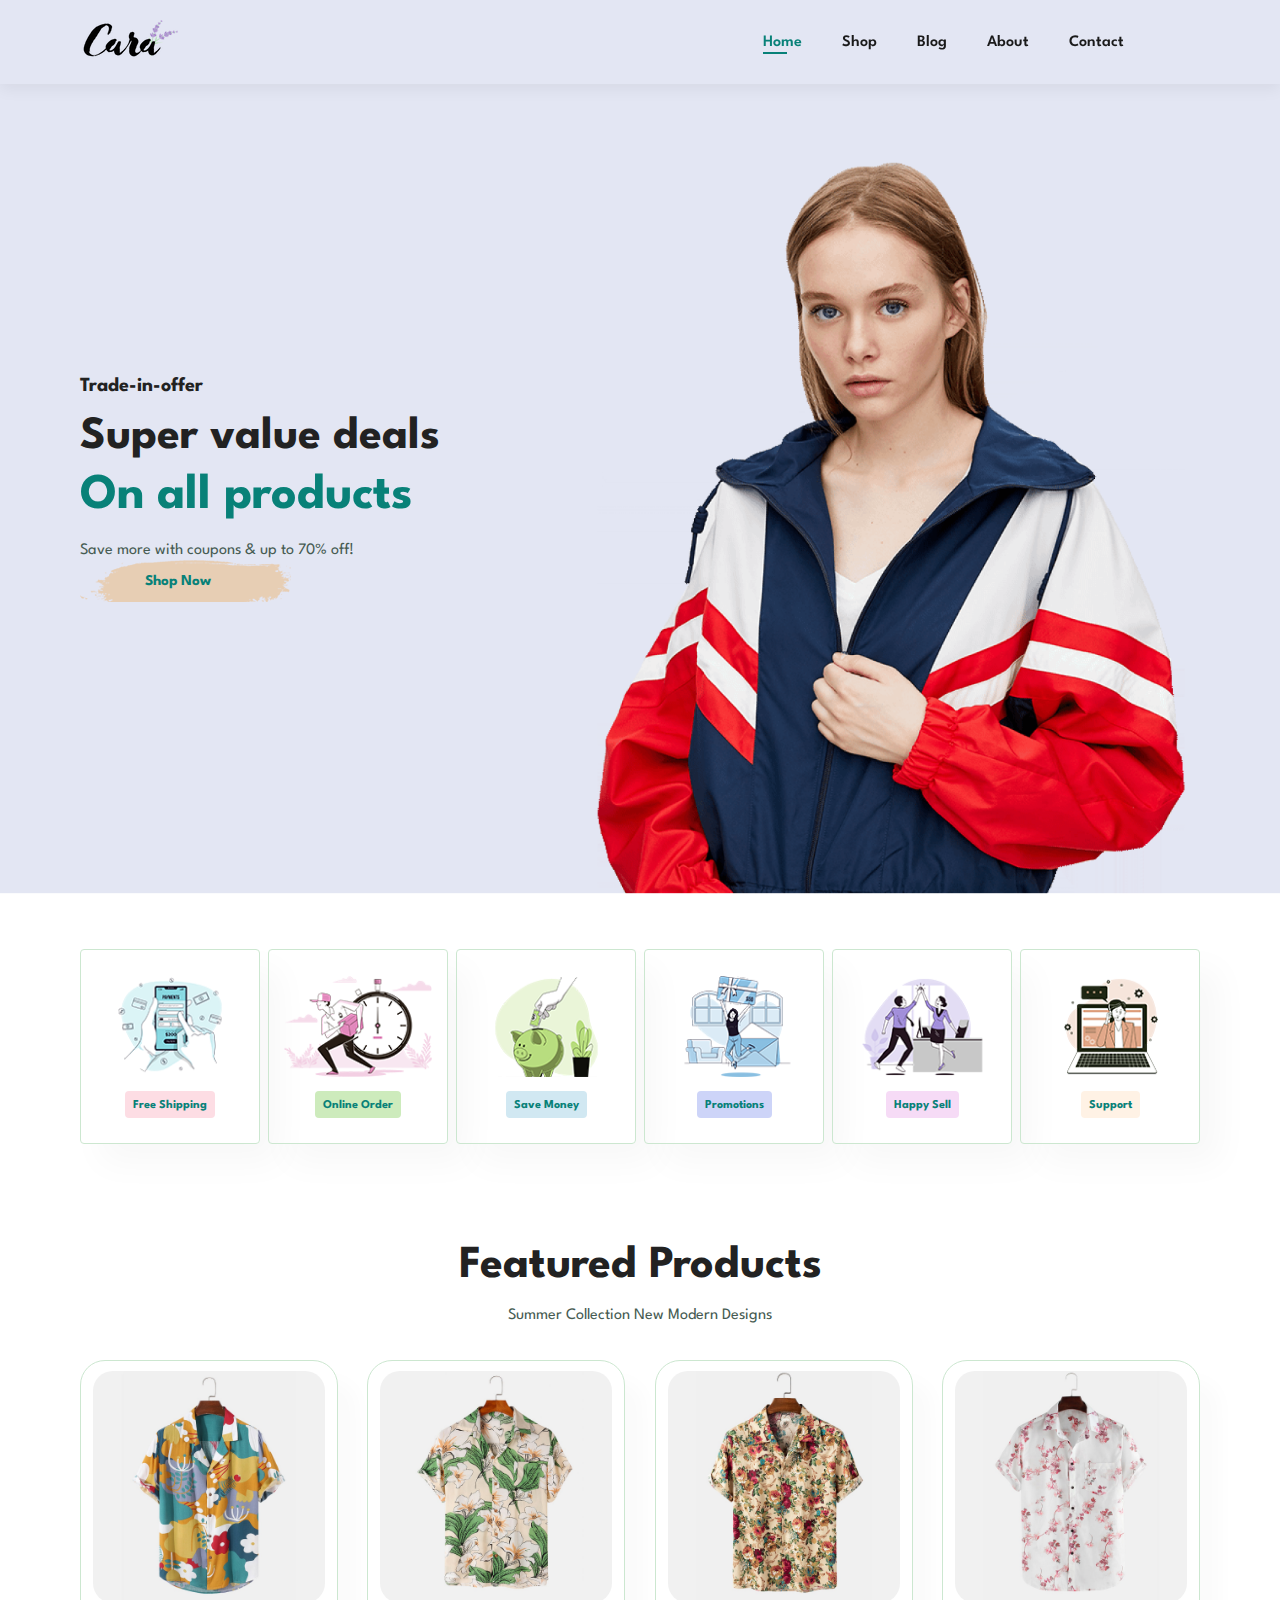
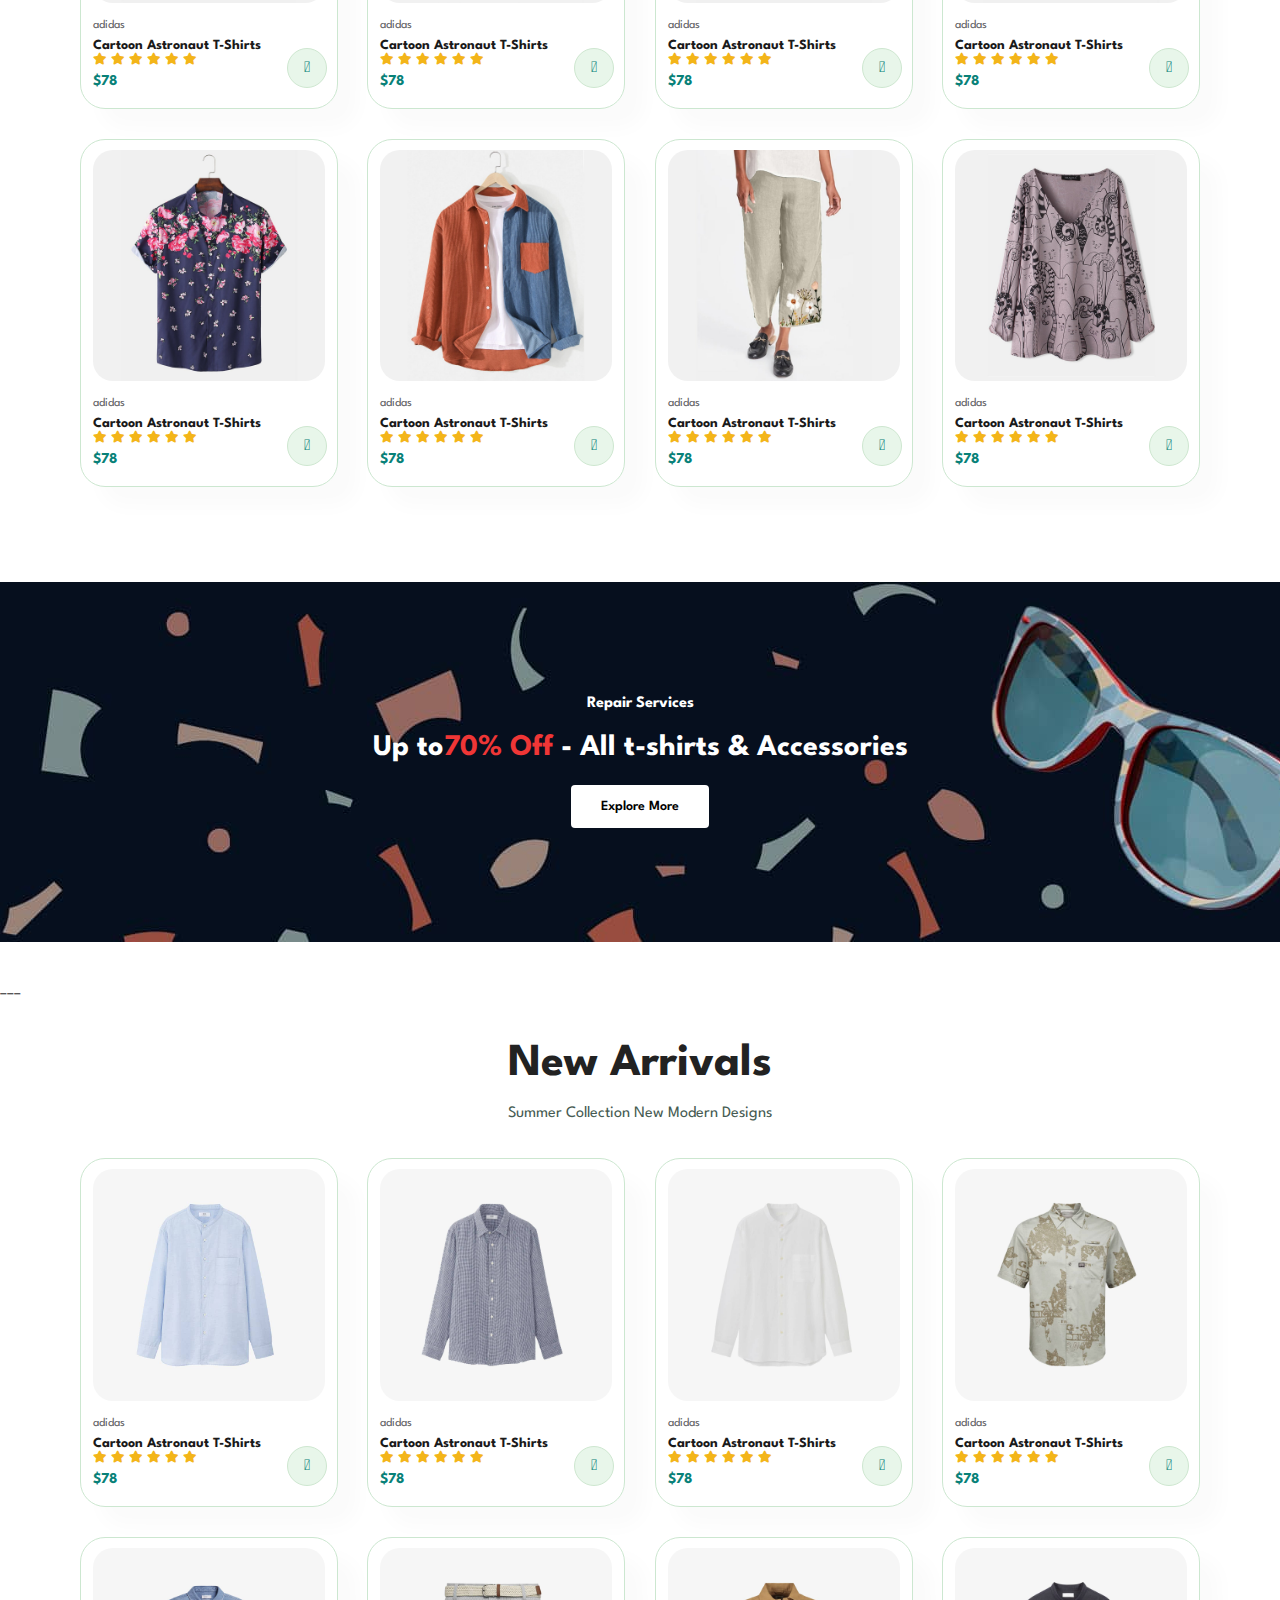
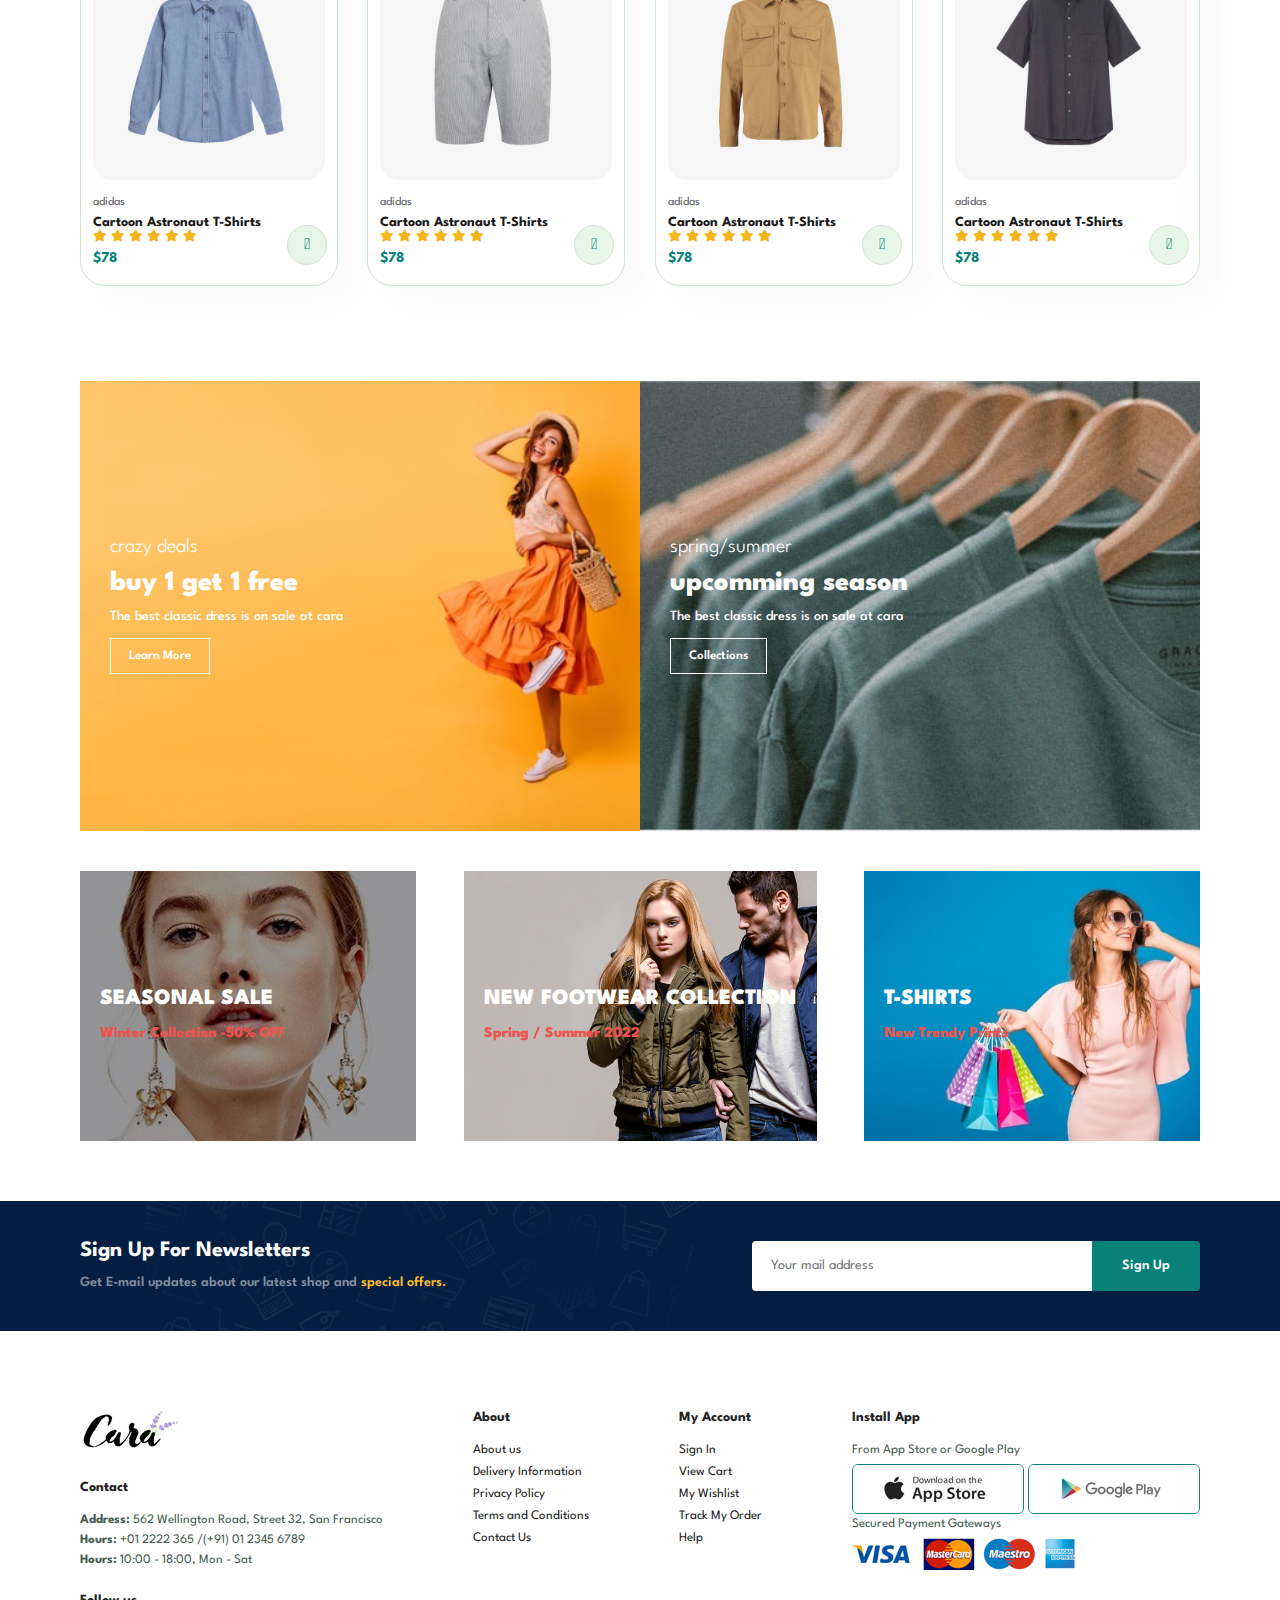
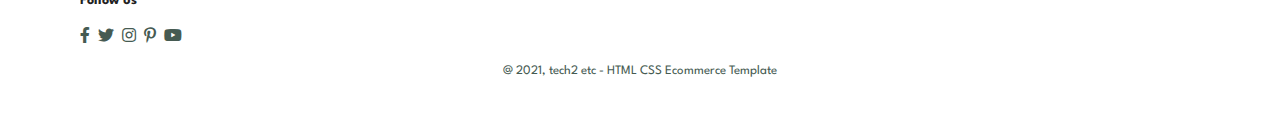
<file: Ecommerce/index.html>
<!DOCTYPE html>
<html lang="en">
<head>
    <meta charset="UTF-8">
    <meta http-equiv="X-UA-Compatible" content="IE=edge">
    <meta name="viewport" content="width=device-width, initial-scale=1.0">
    <title>Cara Shopping Website</title>
    <link rel="stylesheet" href="https://pro.fontawesome.com/releases/v5.10.0/css/all.css" />

    <link rel="stylesheet" href="style.css">
</head>

<body>

    <section id="header">
        <a href="#"><img src="img/logo.png" class="logo" alt=""></a>

        <div>
            <ul id="navbar">
                <li><a class="active" href="index.html">Home</a></li>
                <li><a href="shop.html">Shop</a></li>
                <li><a href="blog.html">Blog</a></li>
                <li><a href="about.html">About</a></li>
                <li><a href="contact.html">Contact</a></li>
                <li id="lg-bag"><a href="cart.html"><i class="far fa-shopping-bag"></i></a></li>
                <a href="#" id="close"><i class="far fa-times"></i></a>
            </ul>
        </div>
        <div id="mobile">
            <a href="cart.html"><i class="far fa-shopping-bag"></i></a> 
            <i id="bar" class="fas fa-outdent"></i>
        </div>
    </section>

    <section id="hero">
        <h4>Trade-in-offer</h4>
        <h2>Super value deals</h2>
        <h1>On all products</h1>
        <p>Save more with coupons & up to 70% off!</p>
        <button>Shop Now</button>
    </section>

    <section id="feature" class="section-p1">
        <div class="fe-box">
            <img src="img/features/f1.png" alt="">
            <h6>Free Shipping</h6>
        </div>
        <div class="fe-box">
            <img src="img/features/f2.png" alt="">
            <h6>Online Order</h6>
        </div>
        <div class="fe-box">
            <img src="img/features/f3.png" alt="">
            <h6>Save Money</h6>
        </div>
        <div class="fe-box">
            <img src="img/features/f4.png" alt="">
            <h6>Promotions</h6>
        </div>
        <div class="fe-box">
            <img src="img/features/f5.png" alt="">
            <h6>Happy Sell</h6>
        </div>
        <div class="fe-box">
            <img src="img/features/f6.png" alt="">
            <h6>Support</h6>
        </div>
    </section>

    <section id="product1" class="section-p1">
        <h2>Featured Products</h2>
        <p>Summer Collection New Modern Designs</p>
        <div class="pro-container">
            <div class="pro">
                <img src="img/products/f1.jpg" alt="">
                <div class="des">
                    <span>adidas</span>
                    <h5>Cartoon Astronaut T-Shirts</h5>
                    <div class="star">
                        <i class="fas fa-star"></i>
                        <i class="fas fa-star"></i>
                        <i class="fas fa-star"></i>
                        <i class="fas fa-star"></i>
                        <i class="fas fa-star"></i>
                        <i class="fas fa-star"></i>
                    </div>
                    <h4>$78</h4>
                </div>
                <a href="#"><i class="fal fa-shopping-cart cart"></i></a>
            </div>
            <div class="pro">
                <img src="img/products/f2.jpg" alt="">
                <div class="des">
                    <span>adidas</span>
                    <h5>Cartoon Astronaut T-Shirts</h5>
                    <div class="star">
                        <i class="fas fa-star"></i>
                        <i class="fas fa-star"></i>
                        <i class="fas fa-star"></i>
                        <i class="fas fa-star"></i>
                        <i class="fas fa-star"></i>
                        <i class="fas fa-star"></i>
                    </div>
                    <h4>$78</h4>
                </div>
                <a href="#"><i class="fal fa-shopping-cart cart"></i></a>
            </div>
            <div class="pro">
                <img src="img/products/f3.jpg" alt="">
                <div class="des">
                    <span>adidas</span>
                    <h5>Cartoon Astronaut T-Shirts</h5>
                    <div class="star">
                        <i class="fas fa-star"></i>
                        <i class="fas fa-star"></i>
                        <i class="fas fa-star"></i>
                        <i class="fas fa-star"></i>
                        <i class="fas fa-star"></i>
                        <i class="fas fa-star"></i>
                    </div>
                    <h4>$78</h4>
                </div>
                <a href="#"><i class="fal fa-shopping-cart cart"></i></a>
            </div>
            <div class="pro">
                <img src="img/products/f4.jpg" alt="">
                <div class="des">
                    <span>adidas</span>
                    <h5>Cartoon Astronaut T-Shirts</h5>
                    <div class="star">
                        <i class="fas fa-star"></i>
                        <i class="fas fa-star"></i>
                        <i class="fas fa-star"></i>
                        <i class="fas fa-star"></i>
                        <i class="fas fa-star"></i>
                        <i class="fas fa-star"></i>
                    </div>
                    <h4>$78</h4>
                </div>
                <a href="#"><i class="fal fa-shopping-cart cart"></i></a>
            </div>
            <div class="pro">
                <img src="img/products/f5.jpg" alt="">
                <div class="des">
                    <span>adidas</span>
                    <h5>Cartoon Astronaut T-Shirts</h5>
                    <div class="star">
                        <i class="fas fa-star"></i>
                        <i class="fas fa-star"></i>
                        <i class="fas fa-star"></i>
                        <i class="fas fa-star"></i>
                        <i class="fas fa-star"></i>
                        <i class="fas fa-star"></i>
                    </div>
                    <h4>$78</h4>
                </div>
                <a href="#"><i class="fal fa-shopping-cart cart"></i></a>
            </div>
            <div class="pro">
                <img src="img/products/f6.jpg" alt="">
                <div class="des">
                    <span>adidas</span>
                    <h5>Cartoon Astronaut T-Shirts</h5>
                    <div class="star">
                        <i class="fas fa-star"></i>
                        <i class="fas fa-star"></i>
                        <i class="fas fa-star"></i>
                        <i class="fas fa-star"></i>
                        <i class="fas fa-star"></i>
                        <i class="fas fa-star"></i>
                    </div>
                    <h4>$78</h4>
                </div>
                <a href="#"><i class="fal fa-shopping-cart cart"></i></a>
            </div>
            <div class="pro">
                <img src="img/products/f7.jpg" alt="">
                <div class="des">
                    <span>adidas</span>
                    <h5>Cartoon Astronaut T-Shirts</h5>
                    <div class="star">
                        <i class="fas fa-star"></i>
                        <i class="fas fa-star"></i>
                        <i class="fas fa-star"></i>
                        <i class="fas fa-star"></i>
                        <i class="fas fa-star"></i>
                        <i class="fas fa-star"></i>
                    </div>
                    <h4>$78</h4>
                </div>
                <a href="#"><i class="fal fa-shopping-cart cart"></i></a>
            </div>
            <div class="pro">
                <img src="img/products/f8.jpg" alt="">
                <div class="des">
                    <span>adidas</span>
                    <h5>Cartoon Astronaut T-Shirts</h5>
                    <div class="star">
                        <i class="fas fa-star"></i>
                        <i class="fas fa-star"></i>
                        <i class="fas fa-star"></i>
                        <i class="fas fa-star"></i>
                        <i class="fas fa-star"></i>
                        <i class="fas fa-star"></i>
                    </div>
                    <h4>$78</h4>
                </div>
                <a href="#"><i class="fal fa-shopping-cart cart"></i></a>
            </div>
        </div>
    </section>

    <section id="banner" class="section-m1">
        <h4>Repair Services</h4>
        <h2>Up to<span>70% Off</span> - All t-shirts & Accessories</h2>
        <button class="normal">Explore More</button>
    </section>
    ___

    <section id="product1" class="section-p1">
        <h2>New Arrivals</h2>
        <p>Summer Collection New Modern Designs</p>
        <div class="pro-container">
            <div class="pro">
                <img src="img/products/n1.jpg" alt="">
                <div class="des">
                    <span>adidas</span>
                    <h5>Cartoon Astronaut T-Shirts</h5>
                    <div class="star">
                        <i class="fas fa-star"></i>
                        <i class="fas fa-star"></i>
                        <i class="fas fa-star"></i>
                        <i class="fas fa-star"></i>
                        <i class="fas fa-star"></i>
                        <i class="fas fa-star"></i>
                    </div>
                    <h4>$78</h4>
                </div>
                <a href="#"><i class="fal fa-shopping-cart cart"></i></a>
            </div>
            <div class="pro">
                <img src="img/products/n2.jpg" alt="">
                <div class="des">
                    <span>adidas</span>
                    <h5>Cartoon Astronaut T-Shirts</h5>
                    <div class="star">
                        <i class="fas fa-star"></i>
                        <i class="fas fa-star"></i>
                        <i class="fas fa-star"></i>
                        <i class="fas fa-star"></i>
                        <i class="fas fa-star"></i>
                        <i class="fas fa-star"></i>
                    </div>
                    <h4>$78</h4>
                </div>
                <a href="#"><i class="fal fa-shopping-cart cart"></i></a>
            </div>
            <div class="pro">
                <img src="img/products/n3.jpg" alt="">
                <div class="des">
                    <span>adidas</span>
                    <h5>Cartoon Astronaut T-Shirts</h5>
                    <div class="star">
                        <i class="fas fa-star"></i>
                        <i class="fas fa-star"></i>
                        <i class="fas fa-star"></i>
                        <i class="fas fa-star"></i>
                        <i class="fas fa-star"></i>
                        <i class="fas fa-star"></i>
                    </div>
                    <h4>$78</h4>
                </div>
                <a href="#"><i class="fal fa-shopping-cart cart"></i></a>
            </div>
            <div class="pro">
                <img src="img/products/n4.jpg" alt="">
                <div class="des">
                    <span>adidas</span>
                    <h5>Cartoon Astronaut T-Shirts</h5>
                    <div class="star">
                        <i class="fas fa-star"></i>
                        <i class="fas fa-star"></i>
                        <i class="fas fa-star"></i>
                        <i class="fas fa-star"></i>
                        <i class="fas fa-star"></i>
                        <i class="fas fa-star"></i>
                    </div>
                    <h4>$78</h4>
                </div>
                <a href="#"><i class="fal fa-shopping-cart cart"></i></a>
            </div>
            <div class="pro">
                <img src="img/products/n5.jpg" alt="">
                <div class="des">
                    <span>adidas</span>
                    <h5>Cartoon Astronaut T-Shirts</h5>
                    <div class="star">
                        <i class="fas fa-star"></i>
                        <i class="fas fa-star"></i>
                        <i class="fas fa-star"></i>
                        <i class="fas fa-star"></i>
                        <i class="fas fa-star"></i>
                        <i class="fas fa-star"></i>
                    </div>
                    <h4>$78</h4>
                </div>
                <a href="#"><i class="fal fa-shopping-cart cart"></i></a>
            </div>
            <div class="pro">
                <img src="img/products/n6.jpg" alt="">
                <div class="des">
                    <span>adidas</span>
                    <h5>Cartoon Astronaut T-Shirts</h5>
                    <div class="star">
                        <i class="fas fa-star"></i>
                        <i class="fas fa-star"></i>
                        <i class="fas fa-star"></i>
                        <i class="fas fa-star"></i>
                        <i class="fas fa-star"></i>
                        <i class="fas fa-star"></i>
                    </div>
                    <h4>$78</h4>
                </div>
                <a href="#"><i class="fal fa-shopping-cart cart"></i></a>
            </div>
            <div class="pro">
                <img src="img/products/n7.jpg" alt="">
                <div class="des">
                    <span>adidas</span>
                    <h5>Cartoon Astronaut T-Shirts</h5>
                    <div class="star">
                        <i class="fas fa-star"></i>
                        <i class="fas fa-star"></i>
                        <i class="fas fa-star"></i>
                        <i class="fas fa-star"></i>
                        <i class="fas fa-star"></i>
                        <i class="fas fa-star"></i>
                    </div>
                    <h4>$78</h4>
                </div>
                <a href="#"><i class="fal fa-shopping-cart cart"></i></a>
            </div>
            <div class="pro">
                <img src="img/products/n8.jpg" alt="">
                <div class="des">
                    <span>adidas</span>
                    <h5>Cartoon Astronaut T-Shirts</h5>
                    <div class="star">
                        <i class="fas fa-star"></i>
                        <i class="fas fa-star"></i>
                        <i class="fas fa-star"></i>
                        <i class="fas fa-star"></i>
                        <i class="fas fa-star"></i>
                        <i class="fas fa-star"></i>
                    </div>
                    <h4>$78</h4>
                </div>
                <a href="#"><i class="fal fa-shopping-cart cart"></i></a>
            </div>
        </div>
    </section>

    <section id="sm-banner" class="section-p1">
        <div class="banner-box">
            <h4>crazy deals</h4>
            <h2>buy 1 get 1 free</h2>
            <span>The best classic dress is on sale at cara</span>
            <button class="white">Learn More</button>
        </div>
        <div class="banner-box banner-box2">
            <h4>spring/summer</h4>
            <h2>upcomming season</h2>
            <span>The best classic dress is on sale at cara</span>
            <button class="white">Collections</button>
        </div>
    </section>

    <section id="banner3">
        <div class="banner-box">
            <h2>SEASONAL SALE</h2>
            <h3>Winter Collection  -50% OFF</h3>
        </div>
        <div class="banner-box banner-box2 ">
            <h2>NEW FOOTWEAR COLLECTION</h2>
            <h3>Spring / Summer 2022</h3>
        </div>
        <div class="banner-box banner-box3">
            <h2>T-SHIRTS</h2>
            <h3>New Trendy Prints</h3>
        </div>
    </section>

    <section id="newsletter" class="section-p1 section-m1">
        <div class="newstext">
            <h4>Sign Up For Newsletters</h4>
            <p>Get E-mail updates about our latest shop and <span>special offers.</span></p>
        </div>
        <div class="form">
            <input type="text" placeholder="Your mail address">
            <button class="normal">Sign Up</button>
        </div>
    </section>

    <footer class="section-p1">
        <div class="col">
            <img class="logo" src="img/logo.png" alt="">
            <h4>Contact</h4>
            <p><strong>Address: </strong>  562 Wellington Road, Street 32, San Francisco</p>
            <p><strong>Hours:</strong> +01 2222 365 /(+91) 01 2345 6789</p>
            <p><strong>Hours:</strong> 10:00 - 18:00, Mon - Sat</p>
            <div class="follow">
                <h4>Follow us</h4>
                <div class="icon">
                    <i class="fab fa-facebook-f"></i>
                    <i class="fab fa-twitter"></i>
                    <i class="fab fa-instagram"></i>
                    <i class="fab fa-pinterest-p"></i>
                    <i class="fab fa-youtube"></i>
                </div>
            </div>
        </div>

        <div class="col">
            <h4>About</h4>
            <a href="#">About us</a>
            <a href="#">Delivery Information</a>
            <a href="#">Privacy Policy</a>
            <a href="#">Terms and Conditions</a>
            <a href="#">Contact Us</a>
        </div>

        <div class="col">
            <h4>My Account</h4>
            <a href="#">Sign In</a>
            <a href="#">View Cart</a>
            <a href="#">My Wishlist</a>
            <a href="#">Track My Order</a>
            <a href="#">Help</a>
        </div>

        <div class="col install">
            <h4>Install App</h4>
            <p>From App Store or Google Play</p>
            <div class="row">
                <img src="img/pay/app.jpg" alt="">
                <img src="img/pay/play.jpg" alt="">
            </div>
            <p>Secured Payment Gateways</p>
            <img src="img/pay/pay.png" alt="">
        </div>

        <div class="copyright">
            <p>@ 2021, tech2 etc - HTML CSS Ecommerce Template</p>
        </div>
    </footer>


    <script src="script.js"></script>
</body>

</html>
</file>
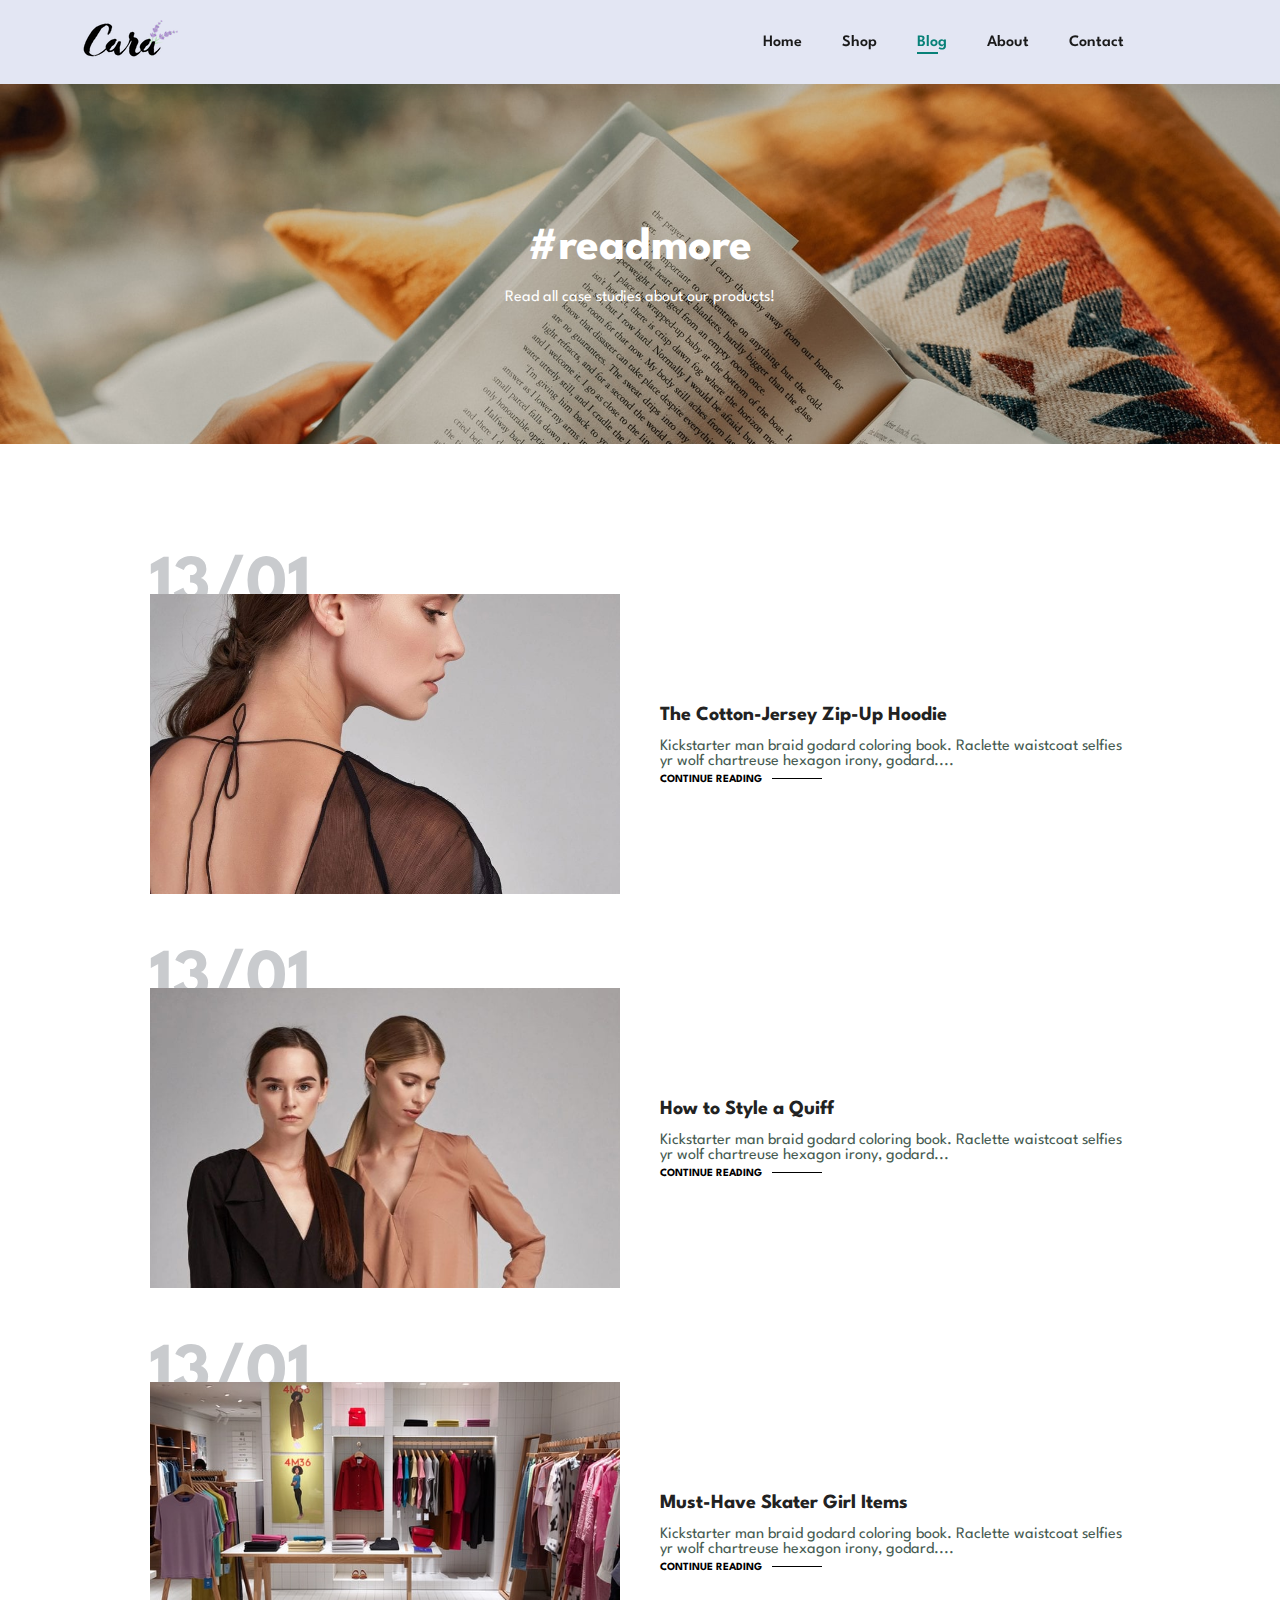
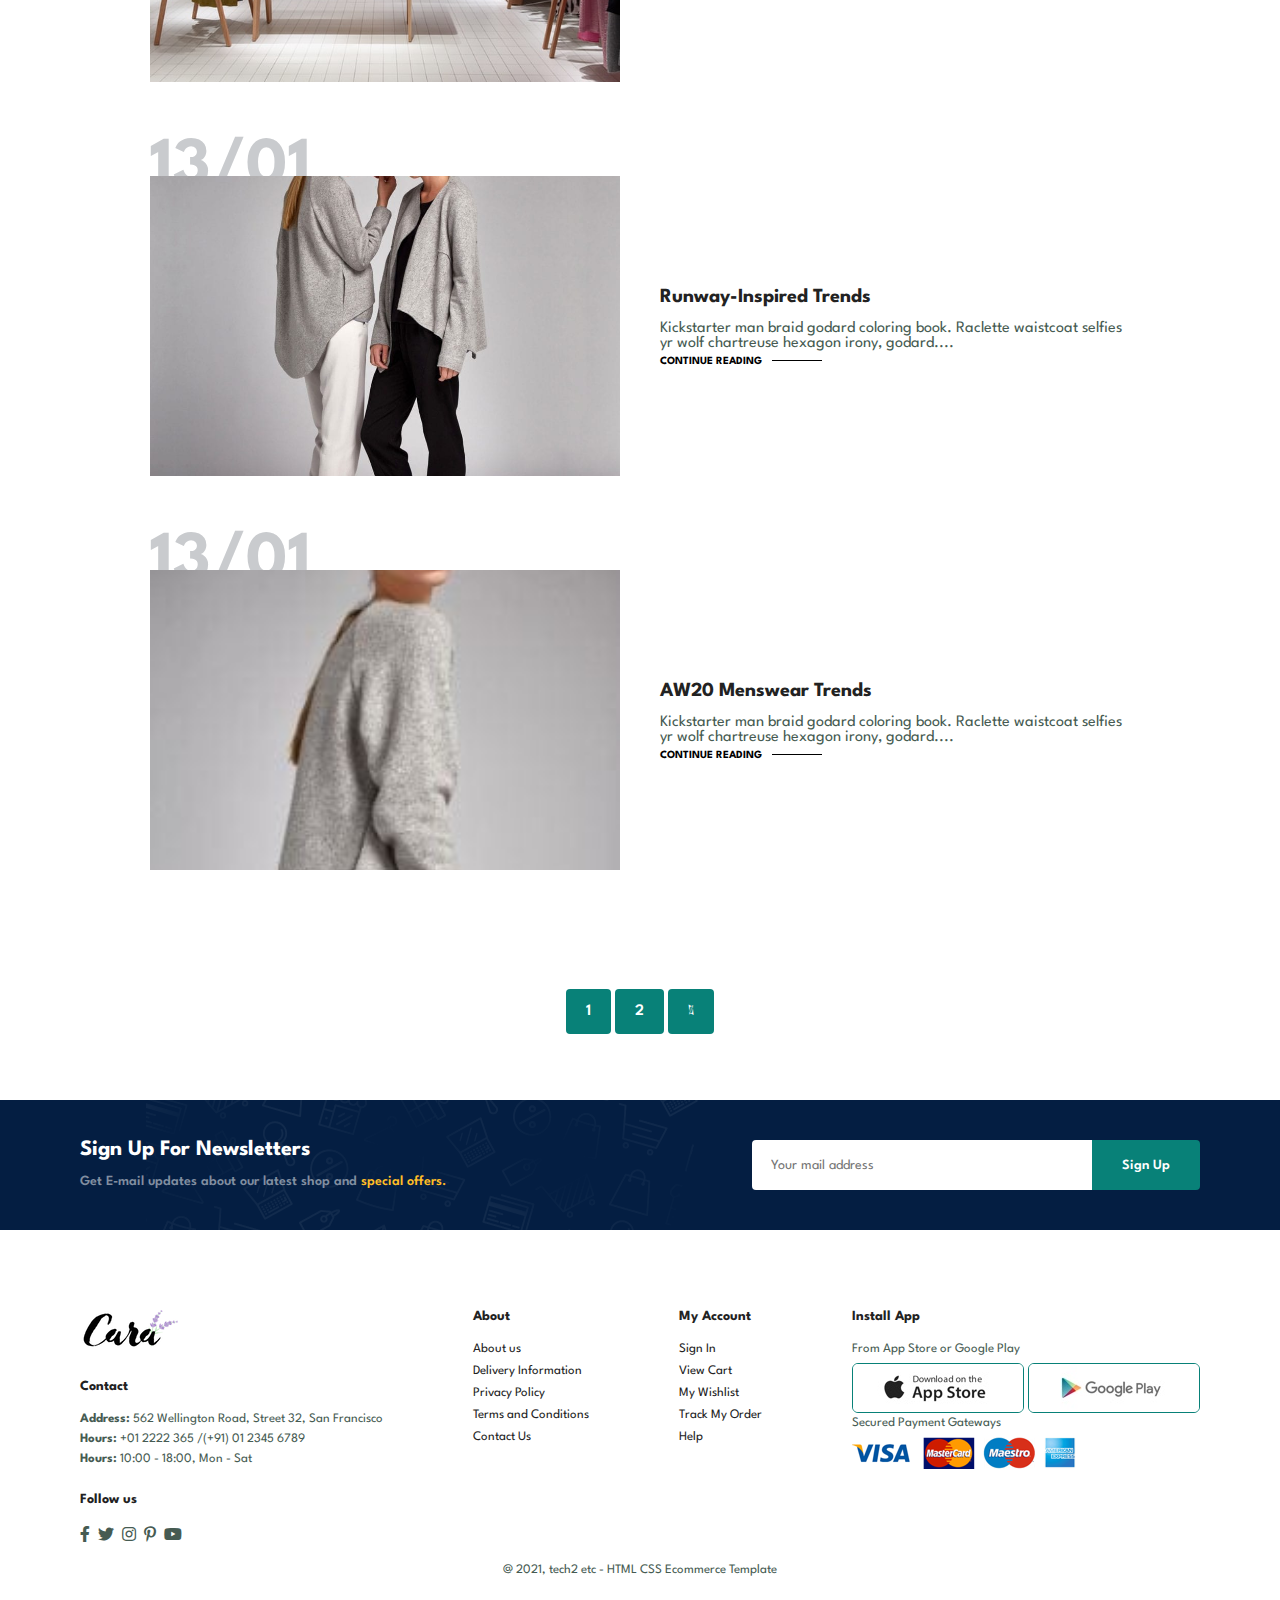
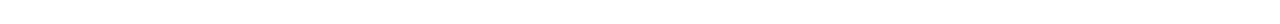
<file: Ecommerce/blog.html>
<!DOCTYPE html>
<html lang="en">
<head>
    <meta charset="UTF-8">
    <meta http-equiv="X-UA-Compatible" content="IE=edge">
    <meta name="viewport" content="width=device-width, initial-scale=1.0">
    <title>Online Shopping Website</title>
    <link rel="stylesheet" href="https://pro.fontawesome.com/releases/v5.10.0/css/all.css" />

    <link rel="stylesheet" href="style.css">
</head>

<body>

    <section id="header">
        <a href="#"><img src="img/logo.png" class="logo" alt=""></a>

        <div>
            <ul id="navbar">
                <li><a href="index.html">Home</a></li>
                <li><a href="shop.html">Shop</a></li>
                <li><a class="active" href="blog.html">Blog</a></li>
                <li><a href="about.html">About</a></li>
                <li><a href="contact.html">Contact</a></li>
                <li id="lg-bag"><a href="cart.html"><i class="far fa-shopping-bag"></i></a></li>
                <a href="#" id="close"><i class="far fa-times"></i></a>
            </ul>
        </div>
        <div id="mobile">
            <a href="cart.html"><i class="far fa-shopping-bag"></i></a> 
            <i id="bar" class="fas fa-outdent"></i>
        </div>
    </section>

    <section id="page-header" class="blog-header">

        <h2>#readmore</h2>
        
        <p>Read all case studies about our products!</p>
        
    </section>

    <section id="blog">
        <div class="blog-box">
            <div class="blog-img">
                <img src="img/blog/b1.jpg" alt="">
            </div>
            <div class="blog-details">
                <h4>The Cotton-Jersey Zip-Up Hoodie</h4>
                <p>Kickstarter man braid godard coloring book. Raclette waistcoat selfies yr wolf chartreuse hexagon irony, godard....</p>
                <a href="#">CONTINUE READING</a>
            </div>
            <h1>13/01</h1>
        </div>
        <div class="blog-box">
            <div class="blog-img">
                <img src="img/blog/b2.jpg" alt="">
            </div>
            <div class="blog-details">
                <h4>How to Style a Quiff</h4>
                <p>Kickstarter man braid godard coloring book. Raclette waistcoat selfies yr wolf chartreuse hexagon irony, godard...</p>
                <a href="#">CONTINUE READING</a>
            </div>
            <h1>13/01</h1>
        </div>
        <div class="blog-box">
            <div class="blog-img">
                <img src="img/blog/b3.jpg" alt="">
            </div>
            <div class="blog-details">
                <h4>Must-Have Skater Girl Items</h4>
                <p>Kickstarter man braid godard coloring book. Raclette waistcoat selfies yr wolf chartreuse hexagon irony, godard....</p>
                <a href="#">CONTINUE READING</a>
            </div>
            <h1>13/01</h1>
        </div>
        <div class="blog-box">
            <div class="blog-img">
                <img src="img/blog/b4.jpg" alt="">
            </div>
            <div class="blog-details">
                <h4>Runway-Inspired Trends</h4>
                <p>Kickstarter man braid godard coloring book. Raclette waistcoat selfies yr wolf chartreuse hexagon irony, godard....</p>
                <a href="#">CONTINUE READING</a>
            </div>
            <h1>13/01</h1>
        </div>
        <div class="blog-box">
            <div class="blog-img">
                <img src="img/blog/b5.jpg" alt="">
            </div>
            <div class="blog-details">
                <h4>AW20 Menswear Trends</h4>
                <p>Kickstarter man braid godard coloring book. Raclette waistcoat selfies yr wolf chartreuse hexagon irony, godard....</p>
                <a href="#">CONTINUE READING</a>
            </div>
            <h1>13/01</h1>
        </div>
    </section>

    <section id="pagination" class="section-p1">
        <a href="#">1</a>
        <a href="#">2</a>
        <a href="#"><i class="fal fa-long-arrow-alt-right"></i></a>
    </section>

    <section id="newsletter" class="section-p1 section-m1">
        <div class="newstext">
            <h4>Sign Up For Newsletters</h4>
            <p>Get E-mail updates about our latest shop and <span>special offers.</span></p>
        </div>
        <div class="form">
            <input type="text" placeholder="Your mail address">
            <button class="normal">Sign Up</button>
        </div>
    </section>

    <footer class="section-p1">
        <div class="col">
            <img class="logo" src="img/logo.png" alt="">
            <h4>Contact</h4>
            <p><strong>Address: </strong>  562 Wellington Road, Street 32, San Francisco</p>
            <p><strong>Hours:</strong> +01 2222 365 /(+91) 01 2345 6789</p>
            <p><strong>Hours:</strong> 10:00 - 18:00, Mon - Sat</p>
            <div class="follow">
                <h4>Follow us</h4>
                <div class="icon">
                    <i class="fab fa-facebook-f"></i>
                    <i class="fab fa-twitter"></i>
                    <i class="fab fa-instagram"></i>
                    <i class="fab fa-pinterest-p"></i>
                    <i class="fab fa-youtube"></i>
                </div>
            </div>
        </div>

        <div class="col">
            <h4>About</h4>
            <a href="#">About us</a>
            <a href="#">Delivery Information</a>
            <a href="#">Privacy Policy</a>
            <a href="#">Terms and Conditions</a>
            <a href="#">Contact Us</a>
        </div>

        <div class="col">
            <h4>My Account</h4>
            <a href="#">Sign In</a>
            <a href="#">View Cart</a>
            <a href="#">My Wishlist</a>
            <a href="#">Track My Order</a>
            <a href="#">Help</a>
        </div>

        <div class="col install">
            <h4>Install App</h4>
            <p>From App Store or Google Play</p>
            <div class="row">
                <img src="img/pay/app.jpg" alt="">
                <img src="img/pay/play.jpg" alt="">
            </div>
            <p>Secured Payment Gateways</p>
            <img src="img/pay/pay.png" alt="">
        </div>

        <div class="copyright">
            <p>@ 2021, tech2 etc - HTML CSS Ecommerce Template</p>
        </div>
    </footer>


    <script src="script.js"></script>
</body>

</html>
</file>
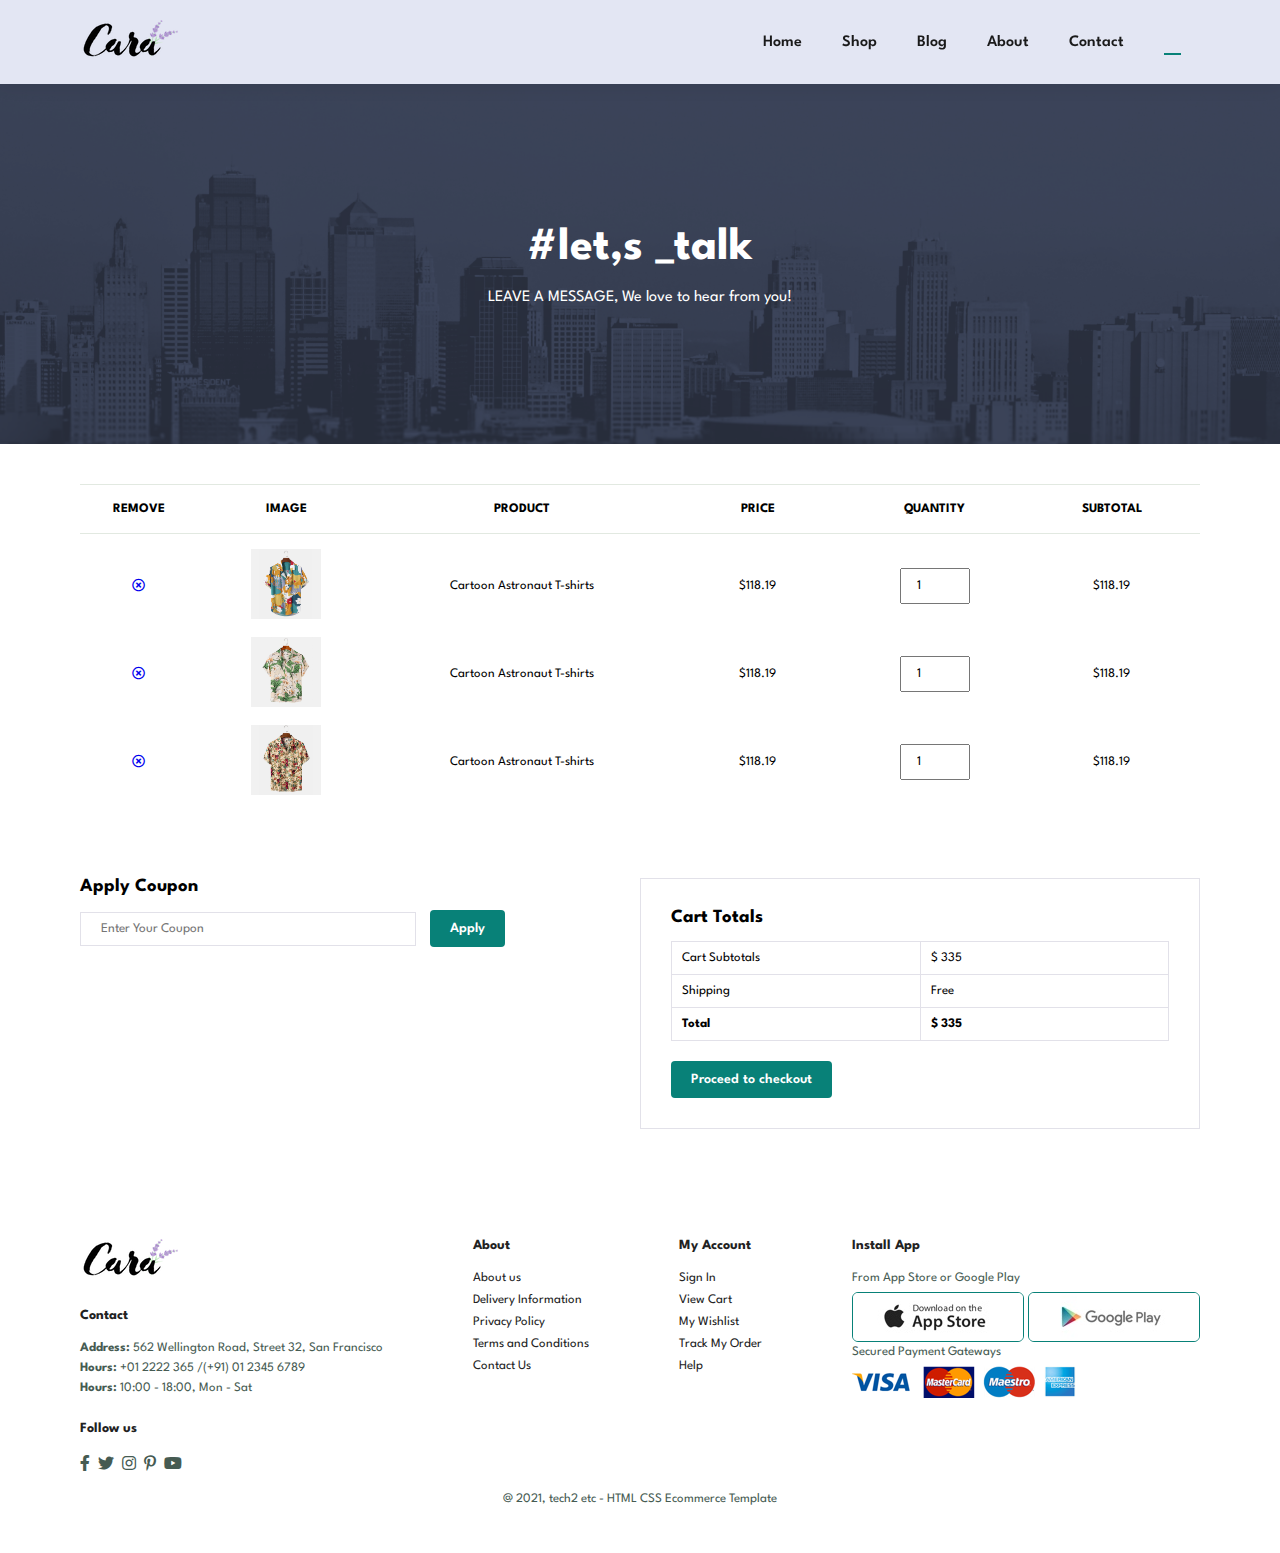
<file: Ecommerce/cart.html>
<!DOCTYPE html>
<html lang="en">
<head>
    <meta charset="UTF-8">
    <meta http-equiv="X-UA-Compatible" content="IE=edge">
    <meta name="viewport" content="width=device-width, initial-scale=1.0">
    <title>Online Shopping Website</title>
    <link rel="stylesheet" href="https://pro.fontawesome.com/releases/v5.10.0/css/all.css" />

    <link rel="stylesheet" href="style.css">
</head>

<body>

    <section id="header">
        <a href="#"><img src="img/logo.png" class="logo" alt=""></a>

        <div>
            <ul id="navbar">
                <li><a href="index.html">Home</a></li>
                <li><a href="shop.html">Shop</a></li>
                <li><a href="blog.html">Blog</a></li>
                <li><a href="about.html">About</a></li>
                <li><a href="contact.html">Contact</a></li>
                <li id="lg-bag"><a class="active" href="cart.html"><i class="far fa-shopping-bag"></i></a></li>
                <a href="#" id="close"><i class="far fa-times"></i></a>
            </ul>
        </div>
        <div id="mobile">
            <a href="cart.html"><i class="far fa-shopping-bag"></i></a> 
            <i id="bar" class="fas fa-outdent"></i>
        </div>
    </section>

    <section id="page-header" class="about-header">

        <h2>#let,s _talk </h2>
        
        <p>LEAVE A MESSAGE, We love to hear from you!</p>
        
    </section>

    <section id="cart" class="section-p1">
        <table width="100%">
            <thead>
                <tr>
                    <td>Remove</td>
                    <td>Image</td>
                    <td>product</td>
                    <td>Price</td>
                    <td>Quantity</td>
                    <td>Subtotal</td>
                </tr>
            </thead>
            <tbody>
                <tr>
                    <td><a href="#"><i class="far fa-times-circle"></i></a></td>
                    <td><img src="img/products/f1.jpg" alt=""></td>
                    <td>Cartoon Astronaut T-shirts</td>
                    <td>$118.19</td>
                    <td><input type="number" value="1"></td>
                    <td>$118.19</td>
                </tr>
                <tr>
                    <td><a href="#"><i class="far fa-times-circle"></i></a></td>
                    <td><img src="img/products/f2.jpg" alt=""></td>
                    <td>Cartoon Astronaut T-shirts</td>
                    <td>$118.19</td>
                    <td><input type="number" value="1"></td>
                    <td>$118.19</td>
                </tr>
                <tr>
                    <td><a href="#"><i class="far fa-times-circle"></i></a></td>
                    <td><img src="img/products/f3.jpg" alt=""></td>
                    <td>Cartoon Astronaut T-shirts</td>
                    <td>$118.19</td>
                    <td><input type="number" value="1"></td>
                    <td>$118.19</td>
                </tr>
            </tbody>
        </table>
    </section>

    <section id="cart-add" class="section-p1">
        <div id="coupon">
            <h3>Apply Coupon</h3>
            <div>
                <input type="text" placeholder="Enter Your Coupon">
                <button class="normal">Apply</button>
            </div>
        </div>

        <div id="subtotal">
            <h3>Cart Totals</h3>
            <table>
                <tr>
                    <td>Cart Subtotals</td>
                    <td>$ 335</td>
                </tr>
                <tr>
                    <td>Shipping</td>
                    <td>Free</td>
                </tr>
                <td><strong>Total</strong></td>
                <td><strong>$ 335</strong></td>
            </table>
            <button class="normal">Proceed to checkout</button>
        </div>
    </section>

    <footer class="section-p1">
        <div class="col">
            <img class="logo" src="img/logo.png" alt="">
            <h4>Contact</h4>
            <p><strong>Address: </strong>  562 Wellington Road, Street 32, San Francisco</p>
            <p><strong>Hours:</strong> +01 2222 365 /(+91) 01 2345 6789</p>
            <p><strong>Hours:</strong> 10:00 - 18:00, Mon - Sat</p>
            <div class="follow">
                <h4>Follow us</h4>
                <div class="icon">
                    <i class="fab fa-facebook-f"></i>
                    <i class="fab fa-twitter"></i>
                    <i class="fab fa-instagram"></i>
                    <i class="fab fa-pinterest-p"></i>
                    <i class="fab fa-youtube"></i>
                </div>
            </div>
        </div>

        <div class="col">
            <h4>About</h4>
            <a href="#">About us</a>
            <a href="#">Delivery Information</a>
            <a href="#">Privacy Policy</a>
            <a href="#">Terms and Conditions</a>
            <a href="#">Contact Us</a>
        </div>

        <div class="col">
            <h4>My Account</h4>
            <a href="#">Sign In</a>
            <a href="#">View Cart</a>
            <a href="#">My Wishlist</a>
            <a href="#">Track My Order</a>
            <a href="#">Help</a>
        </div>

        <div class="col install">
            <h4>Install App</h4>
            <p>From App Store or Google Play</p>
            <div class="row">
                <img src="img/pay/app.jpg" alt="">
                <img src="img/pay/play.jpg" alt="">
            </div>
            <p>Secured Payment Gateways</p>
            <img src="img/pay/pay.png" alt="">
        </div>

        <div class="copyright">
            <p>@ 2021, tech2 etc - HTML CSS Ecommerce Template</p>
        </div>
    </footer>


    <script src="script.js"></script>
</body>

</html>
</file>
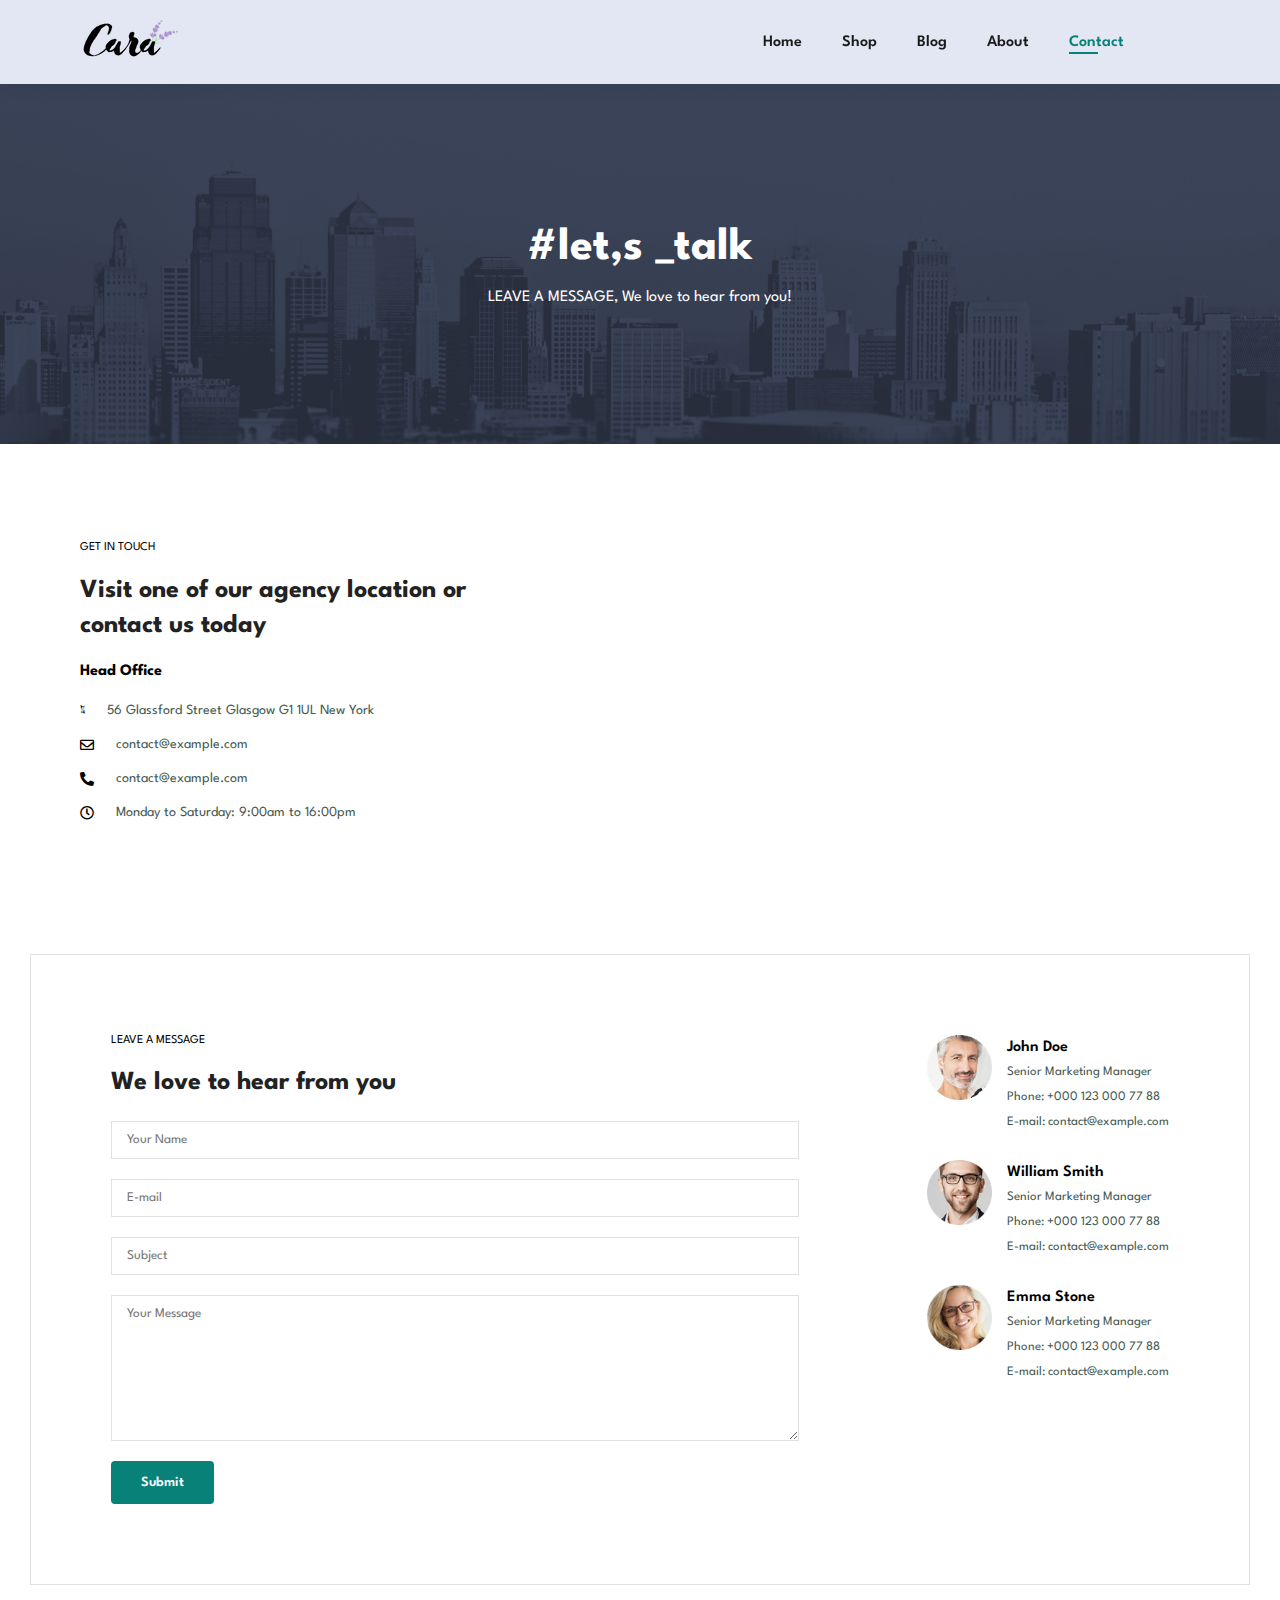
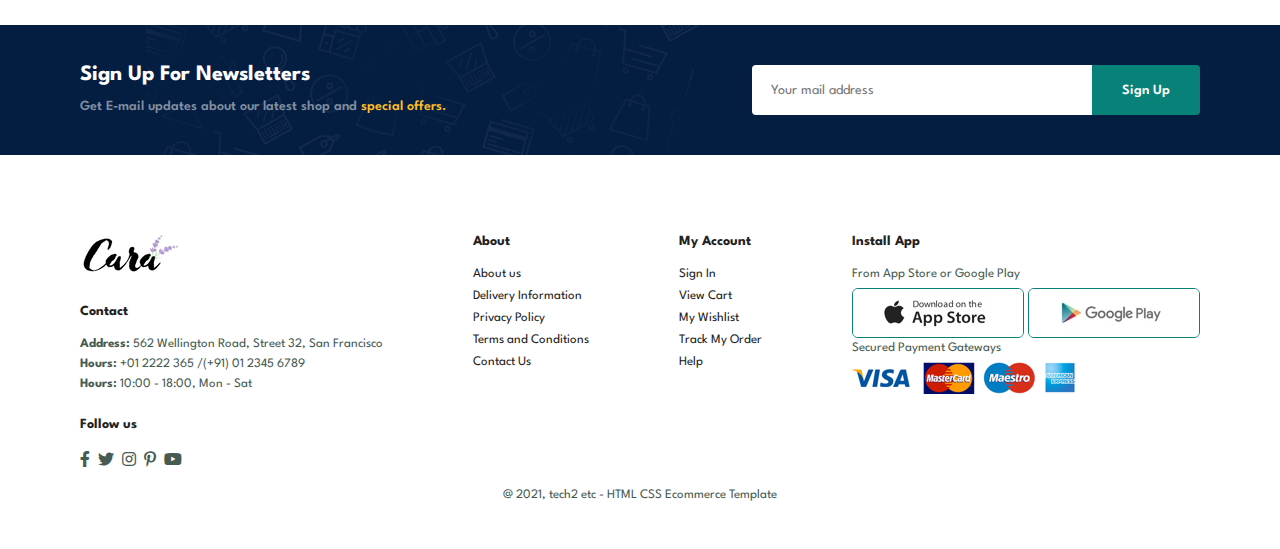
<file: Ecommerce/contact.html>
<!DOCTYPE html>
<html lang="en">
<head>
    <meta charset="UTF-8">
    <meta http-equiv="X-UA-Compatible" content="IE=edge">
    <meta name="viewport" content="width=device-width, initial-scale=1.0">
    <title>Online Shopping Website</title>
    <link rel="stylesheet" href="https://pro.fontawesome.com/releases/v5.10.0/css/all.css" />

    <link rel="stylesheet" href="style.css">
</head>

<body>

    <section id="header">
        <a href="#"><img src="img/logo.png" class="logo" alt=""></a>

        <div>
            <ul id="navbar">
                <li><a href="index.html">Home</a></li>
                <li><a href="shop.html">Shop</a></li>
                <li><a href="blog.html">Blog</a></li>
                <li><a href="about.html">About</a></li>
                <li><a class="active" href="contact.html">Contact</a></li>
                <li id="lg-bag"><a href="cart.html"><i class="far fa-shopping-bag"></i></a></li>
                <a href="#" id="close"><i class="far fa-times"></i></a>
            </ul>
        </div>
        <div id="mobile">
            <a href="cart.html"><i class="far fa-shopping-bag"></i></a> 
            <i id="bar" class="fas fa-outdent"></i>
        </div>
    </section>

    <section id="page-header" class="about-header">

        <h2>#let,s _talk </h2>
        
        <p>LEAVE A MESSAGE, We love to hear from you!</p>
        
    </section>

    <section id="contact-details" class="section-p1">
        <div class="details">
            <span>GET IN TOUCH</span>
            <h2>Visit one of our agency location or contact us today</h2>
            <h3>Head Office</h3>
            <div>
                <li>
                    <i class="fal fa-map"></i>
                    <p>56 Glassford Street Glasgow G1 1UL New York</p>
                </li>
                <li>
                    <i class="far fa-envelope"></i>
                    <p>contact@example.com</p>
                </li>
                <li>
                    <i class="fas fa-phone-alt"></i>
                    <p>contact@example.com</p>
                </li>
                <li>
                    <i class="far fa-clock"></i>
                    <p>Monday to Saturday: 9:00am to 16:00pm</p>
                </li>
            </div>
        </div>

        <div class="map">
            <iframe src="https://www.google.com/maps/embed?pb=!1m18!1m12!1m3!1d3500.0761169168945!2d76.88759021436785!3d28.68736958834926!2m3!1f0!2f0!3f0!3m2!1i1024!2i768!4f13.1!3m3!1m2!1s0x390d0b8bdd0d4dbd%3A0x676590a4f8ccce18!2sPDM%20University!5e0!3m2!1sen!2sin!4v1649891063884!5m2!1sen!2sin" width="600" height="450" style="border:0;" allowfullscreen="" loading="lazy" referrerpolicy="no-referrer-when-downgrade"></iframe>
        </div>
    </section>

    <section id="form-details">
        <form action="">
            <span>LEAVE A MESSAGE</span>
            <h2>We love to hear from you</h2>
            <input type="text" placeholder="Your Name">
            <input type="text" placeholder="E-mail">
            <input type="text" placeholder="Subject">
            <textarea name="" id="" cols="30" rows="10" placeholder="Your Message"></textarea>
            <button class="normal">Submit</button>
        </form>

        <div class="people">
            <div>
                <img src="img/people/1.png" alt="">
                <p><span>John Doe</span> Senior Marketing Manager <br> Phone: +000 123 000 77 88 <br> E-mail: contact@example.com</p>
            </div>
            <div>
                <img src="img/people/2.png" alt="">
                <p><span>William Smith</span> Senior Marketing Manager <br> Phone: +000 123 000 77 88 <br> E-mail: contact@example.com</p>
            </div>
            <div>
                <img src="img/people/3.png" alt="">
                <p><span>Emma Stone</span> Senior Marketing Manager <br> Phone: +000 123 000 77 88 <br> E-mail: contact@example.com</p>
            </div>
        </div>
    </section>

    <section id="newsletter" class="section-p1 section-m1">
        <div class="newstext">
            <h4>Sign Up For Newsletters</h4>
            <p>Get E-mail updates about our latest shop and <span>special offers.</span></p>
        </div>
        <div class="form">
            <input type="text" placeholder="Your mail address">
            <button class="normal">Sign Up</button>
        </div>
    </section>

    <footer class="section-p1">
        <div class="col">
            <img class="logo" src="img/logo.png" alt="">
            <h4>Contact</h4>
            <p><strong>Address: </strong>  562 Wellington Road, Street 32, San Francisco</p>
            <p><strong>Hours:</strong> +01 2222 365 /(+91) 01 2345 6789</p>
            <p><strong>Hours:</strong> 10:00 - 18:00, Mon - Sat</p>
            <div class="follow">
                <h4>Follow us</h4>
                <div class="icon">
                    <i class="fab fa-facebook-f"></i>
                    <i class="fab fa-twitter"></i>
                    <i class="fab fa-instagram"></i>
                    <i class="fab fa-pinterest-p"></i>
                    <i class="fab fa-youtube"></i>
                </div>
            </div>
        </div>

        <div class="col">
            <h4>About</h4>
            <a href="#">About us</a>
            <a href="#">Delivery Information</a>
            <a href="#">Privacy Policy</a>
            <a href="#">Terms and Conditions</a>
            <a href="#">Contact Us</a>
        </div>

        <div class="col">
            <h4>My Account</h4>
            <a href="#">Sign In</a>
            <a href="#">View Cart</a>
            <a href="#">My Wishlist</a>
            <a href="#">Track My Order</a>
            <a href="#">Help</a>
        </div>

        <div class="col install">
            <h4>Install App</h4>
            <p>From App Store or Google Play</p>
            <div class="row">
                <img src="img/pay/app.jpg" alt="">
                <img src="img/pay/play.jpg" alt="">
            </div>
            <p>Secured Payment Gateways</p>
            <img src="img/pay/pay.png" alt="">
        </div>

        <div class="copyright">
            <p>@ 2021, tech2 etc - HTML CSS Ecommerce Template</p>
        </div>
    </footer>


    <script src="script.js"></script>
</body>

</html>
</file>
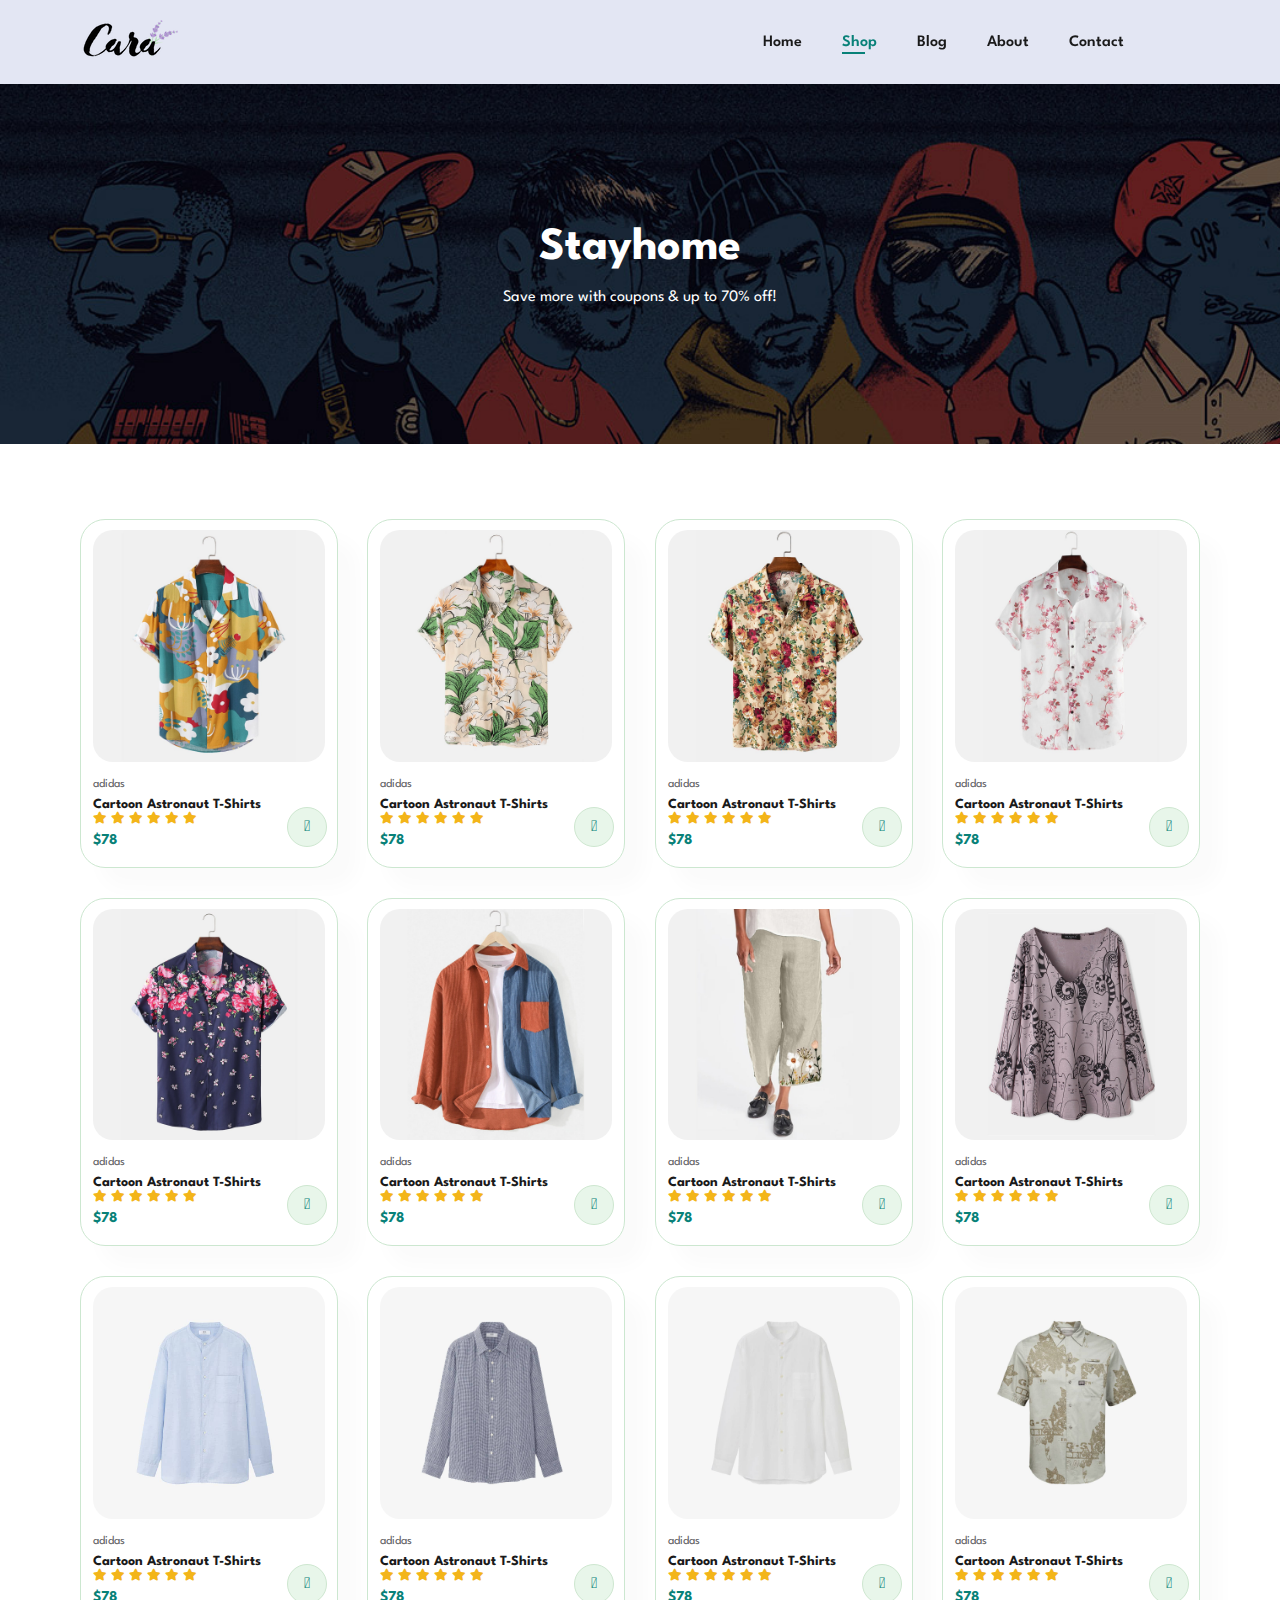
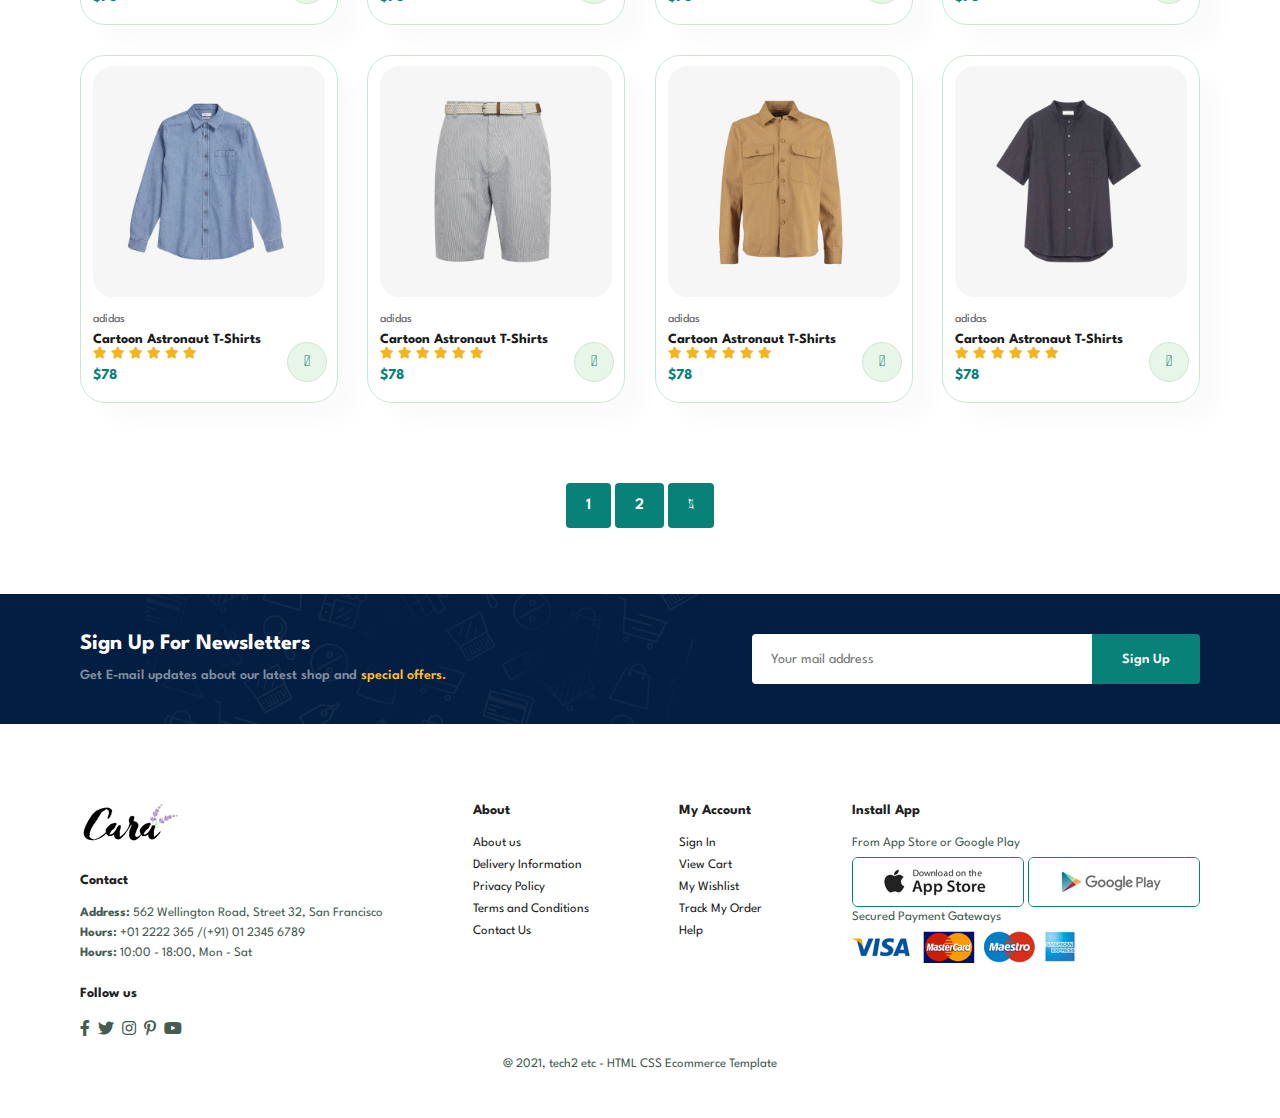
<file: Ecommerce/shop.html>
<!DOCTYPE html>
<html lang="en">
<head>
    <meta charset="UTF-8">
    <meta http-equiv="X-UA-Compatible" content="IE=edge">
    <meta name="viewport" content="width=device-width, initial-scale=1.0">
    <title>Online Shopping Website</title>
    <link rel="stylesheet" href="https://pro.fontawesome.com/releases/v5.10.0/css/all.css" />

    <link rel="stylesheet" href="style.css">
</head>

<body>

    <section id="header">
        <a href="#"><img src="img/logo.png" class="logo" alt=""></a>

        <div>
            <ul id="navbar">
                <li><a href="index.html">Home</a></li>
                <li><a class="active" href="shop.html">Shop</a></li>
                <li><a href="blog.html">Blog</a></li>
                <li><a href="about.html">About</a></li>
                <li><a href="contact.html">Contact</a></li>
                <li id="lg-bag"><a href="cart.html"><i class="far fa-shopping-bag"></i></a></li>
                <a href="#" id="close"><i class="far fa-times"></i></a>
            </ul>
        </div>
        <div id="mobile">
            <a href="cart.html"><i class="far fa-shopping-bag"></i></a> 
            <i id="bar" class="fas fa-outdent"></i>
        </div>
    </section>

    <section id="page-header">

        <h2>Stayhome</h2>
        
        <p>Save more with coupons & up to 70% off!</p>
        
    </section>

    <section id="product1" class="section-p1">
        
        
        <div class="pro-container">
            <div class="pro" onclick="window.location.href='sproduct.html';">
                <img src="img/products/f1.jpg" alt="">
                <div class="des">
                    <span>adidas</span>
                    <h5>Cartoon Astronaut T-Shirts</h5>
                    <div class="star">
                        <i class="fas fa-star"></i>
                        <i class="fas fa-star"></i>
                        <i class="fas fa-star"></i>
                        <i class="fas fa-star"></i>
                        <i class="fas fa-star"></i>
                        <i class="fas fa-star"></i>
                    </div>
                    <h4>$78</h4>
                </div>
                <a href="#"><i class="fal fa-shopping-cart cart"></i></a>
            </div>
            <div class="pro">
                <img src="img/products/f2.jpg" alt="">
                <div class="des">
                    <span>adidas</span>
                    <h5>Cartoon Astronaut T-Shirts</h5>
                    <div class="star">
                        <i class="fas fa-star"></i>
                        <i class="fas fa-star"></i>
                        <i class="fas fa-star"></i>
                        <i class="fas fa-star"></i>
                        <i class="fas fa-star"></i>
                        <i class="fas fa-star"></i>
                    </div>
                    <h4>$78</h4>
                </div>
                <a href="#"><i class="fal fa-shopping-cart cart"></i></a>
            </div>
            <div class="pro">
                <img src="img/products/f3.jpg" alt="">
                <div class="des">
                    <span>adidas</span>
                    <h5>Cartoon Astronaut T-Shirts</h5>
                    <div class="star">
                        <i class="fas fa-star"></i>
                        <i class="fas fa-star"></i>
                        <i class="fas fa-star"></i>
                        <i class="fas fa-star"></i>
                        <i class="fas fa-star"></i>
                        <i class="fas fa-star"></i>
                    </div>
                    <h4>$78</h4>
                </div>
                <a href="#"><i class="fal fa-shopping-cart cart"></i></a>
            </div>
            <div class="pro">
                <img src="img/products/f4.jpg" alt="">
                <div class="des">
                    <span>adidas</span>
                    <h5>Cartoon Astronaut T-Shirts</h5>
                    <div class="star">
                        <i class="fas fa-star"></i>
                        <i class="fas fa-star"></i>
                        <i class="fas fa-star"></i>
                        <i class="fas fa-star"></i>
                        <i class="fas fa-star"></i>
                        <i class="fas fa-star"></i>
                    </div>
                    <h4>$78</h4>
                </div>
                <a href="#"><i class="fal fa-shopping-cart cart"></i></a>
            </div>
            <div class="pro">
                <img src="img/products/f5.jpg" alt="">
                <div class="des">
                    <span>adidas</span>
                    <h5>Cartoon Astronaut T-Shirts</h5>
                    <div class="star">
                        <i class="fas fa-star"></i>
                        <i class="fas fa-star"></i>
                        <i class="fas fa-star"></i>
                        <i class="fas fa-star"></i>
                        <i class="fas fa-star"></i>
                        <i class="fas fa-star"></i>
                    </div>
                    <h4>$78</h4>
                </div>
                <a href="#"><i class="fal fa-shopping-cart cart"></i></a>
            </div>
            <div class="pro">
                <img src="img/products/f6.jpg" alt="">
                <div class="des">
                    <span>adidas</span>
                    <h5>Cartoon Astronaut T-Shirts</h5>
                    <div class="star">
                        <i class="fas fa-star"></i>
                        <i class="fas fa-star"></i>
                        <i class="fas fa-star"></i>
                        <i class="fas fa-star"></i>
                        <i class="fas fa-star"></i>
                        <i class="fas fa-star"></i>
                    </div>
                    <h4>$78</h4>
                </div>
                <a href="#"><i class="fal fa-shopping-cart cart"></i></a>
            </div>
            <div class="pro">
                <img src="img/products/f7.jpg" alt="">
                <div class="des">
                    <span>adidas</span>
                    <h5>Cartoon Astronaut T-Shirts</h5>
                    <div class="star">
                        <i class="fas fa-star"></i>
                        <i class="fas fa-star"></i>
                        <i class="fas fa-star"></i>
                        <i class="fas fa-star"></i>
                        <i class="fas fa-star"></i>
                        <i class="fas fa-star"></i>
                    </div>
                    <h4>$78</h4>
                </div>
                <a href="#"><i class="fal fa-shopping-cart cart"></i></a>
            </div>
            <div class="pro">
                <img src="img/products/f8.jpg" alt="">
                <div class="des">
                    <span>adidas</span>
                    <h5>Cartoon Astronaut T-Shirts</h5>
                    <div class="star">
                        <i class="fas fa-star"></i>
                        <i class="fas fa-star"></i>
                        <i class="fas fa-star"></i>
                        <i class="fas fa-star"></i>
                        <i class="fas fa-star"></i>
                        <i class="fas fa-star"></i>
                    </div>
                    <h4>$78</h4>
                </div>
                <a href="#"><i class="fal fa-shopping-cart cart"></i></a>
            </div>
        
            <div class="pro">
                <img src="img/products/n1.jpg" alt="">
                <div class="des">
                    <span>adidas</span>
                    <h5>Cartoon Astronaut T-Shirts</h5>
                    <div class="star">
                        <i class="fas fa-star"></i>
                        <i class="fas fa-star"></i>
                        <i class="fas fa-star"></i>
                        <i class="fas fa-star"></i>
                        <i class="fas fa-star"></i>
                        <i class="fas fa-star"></i>
                    </div>
                    <h4>$78</h4>
                </div>
                <a href="#"><i class="fal fa-shopping-cart cart"></i></a>
            </div>
            <div class="pro">
                <img src="img/products/n2.jpg" alt="">
                <div class="des">
                    <span>adidas</span>
                    <h5>Cartoon Astronaut T-Shirts</h5>
                    <div class="star">
                        <i class="fas fa-star"></i>
                        <i class="fas fa-star"></i>
                        <i class="fas fa-star"></i>
                        <i class="fas fa-star"></i>
                        <i class="fas fa-star"></i>
                        <i class="fas fa-star"></i>
                    </div>
                    <h4>$78</h4>
                </div>
                <a href="#"><i class="fal fa-shopping-cart cart"></i></a>
            </div>
            <div class="pro">
                <img src="img/products/n3.jpg" alt="">
                <div class="des">
                    <span>adidas</span>
                    <h5>Cartoon Astronaut T-Shirts</h5>
                    <div class="star">
                        <i class="fas fa-star"></i>
                        <i class="fas fa-star"></i>
                        <i class="fas fa-star"></i>
                        <i class="fas fa-star"></i>
                        <i class="fas fa-star"></i>
                        <i class="fas fa-star"></i>
                    </div>
                    <h4>$78</h4>
                </div>
                <a href="#"><i class="fal fa-shopping-cart cart"></i></a>
            </div>
            <div class="pro">
                <img src="img/products/n4.jpg" alt="">
                <div class="des">
                    <span>adidas</span>
                    <h5>Cartoon Astronaut T-Shirts</h5>
                    <div class="star">
                        <i class="fas fa-star"></i>
                        <i class="fas fa-star"></i>
                        <i class="fas fa-star"></i>
                        <i class="fas fa-star"></i>
                        <i class="fas fa-star"></i>
                        <i class="fas fa-star"></i>
                    </div>
                    <h4>$78</h4>
                </div>
                <a href="#"><i class="fal fa-shopping-cart cart"></i></a>
            </div>
            <div class="pro">
                <img src="img/products/n5.jpg" alt="">
                <div class="des">
                    <span>adidas</span>
                    <h5>Cartoon Astronaut T-Shirts</h5>
                    <div class="star">
                        <i class="fas fa-star"></i>
                        <i class="fas fa-star"></i>
                        <i class="fas fa-star"></i>
                        <i class="fas fa-star"></i>
                        <i class="fas fa-star"></i>
                        <i class="fas fa-star"></i>
                    </div>
                    <h4>$78</h4>
                </div>
                <a href="#"><i class="fal fa-shopping-cart cart"></i></a>
            </div>
            <div class="pro">
                <img src="img/products/n6.jpg" alt="">
                <div class="des">
                    <span>adidas</span>
                    <h5>Cartoon Astronaut T-Shirts</h5>
                    <div class="star">
                        <i class="fas fa-star"></i>
                        <i class="fas fa-star"></i>
                        <i class="fas fa-star"></i>
                        <i class="fas fa-star"></i>
                        <i class="fas fa-star"></i>
                        <i class="fas fa-star"></i>
                    </div>
                    <h4>$78</h4>
                </div>
                <a href="#"><i class="fal fa-shopping-cart cart"></i></a>
            </div>
            <div class="pro">
                <img src="img/products/n7.jpg" alt="">
                <div class="des">
                    <span>adidas</span>
                    <h5>Cartoon Astronaut T-Shirts</h5>
                    <div class="star">
                        <i class="fas fa-star"></i>
                        <i class="fas fa-star"></i>
                        <i class="fas fa-star"></i>
                        <i class="fas fa-star"></i>
                        <i class="fas fa-star"></i>
                        <i class="fas fa-star"></i>
                    </div>
                    <h4>$78</h4>
                </div>
                <a href="#"><i class="fal fa-shopping-cart cart"></i></a>
            </div>
            <div class="pro">
                <img src="img/products/n8.jpg" alt="">
                <div class="des">
                    <span>adidas</span>
                    <h5>Cartoon Astronaut T-Shirts</h5>
                    <div class="star">
                        <i class="fas fa-star"></i>
                        <i class="fas fa-star"></i>
                        <i class="fas fa-star"></i>
                        <i class="fas fa-star"></i>
                        <i class="fas fa-star"></i>
                        <i class="fas fa-star"></i>
                    </div>
                    <h4>$78</h4>
                </div>
                <a href="#"><i class="fal fa-shopping-cart cart"></i></a>
            </div>
        </div>
    </section>

    <section id="pagination" class="section-p1">
        <a href="#">1</a>
        <a href="#">2</a>
        <a href="#"><i class="fal fa-long-arrow-alt-right"></i></a>
    </section>

    <section id="newsletter" class="section-p1 section-m1">
        <div class="newstext">
            <h4>Sign Up For Newsletters</h4>
            <p>Get E-mail updates about our latest shop and <span>special offers.</span></p>
        </div>
        <div class="form">
            <input type="text" placeholder="Your mail address">
            <button class="normal">Sign Up</button>
        </div>
    </section>

    <footer class="section-p1">
        <div class="col">
            <img class="logo" src="img/logo.png" alt="">
            <h4>Contact</h4>
            <p><strong>Address: </strong>  562 Wellington Road, Street 32, San Francisco</p>
            <p><strong>Hours:</strong> +01 2222 365 /(+91) 01 2345 6789</p>
            <p><strong>Hours:</strong> 10:00 - 18:00, Mon - Sat</p>
            <div class="follow">
                <h4>Follow us</h4>
                <div class="icon">
                    <i class="fab fa-facebook-f"></i>
                    <i class="fab fa-twitter"></i>
                    <i class="fab fa-instagram"></i>
                    <i class="fab fa-pinterest-p"></i>
                    <i class="fab fa-youtube"></i>
                </div>
            </div>
        </div>

        <div class="col">
            <h4>About</h4>
            <a href="#">About us</a>
            <a href="#">Delivery Information</a>
            <a href="#">Privacy Policy</a>
            <a href="#">Terms and Conditions</a>
            <a href="#">Contact Us</a>
        </div>

        <div class="col">
            <h4>My Account</h4>
            <a href="#">Sign In</a>
            <a href="#">View Cart</a>
            <a href="#">My Wishlist</a>
            <a href="#">Track My Order</a>
            <a href="#">Help</a>
        </div>

        <div class="col install">
            <h4>Install App</h4>
            <p>From App Store or Google Play</p>
            <div class="row">
                <img src="img/pay/app.jpg" alt="">
                <img src="img/pay/play.jpg" alt="">
            </div>
            <p>Secured Payment Gateways</p>
            <img src="img/pay/pay.png" alt="">
        </div>

        <div class="copyright">
            <p>@ 2021, tech2 etc - HTML CSS Ecommerce Template</p>
        </div>
    </footer>


    <script src="script.js"></script>
</body>

</html>
</file>
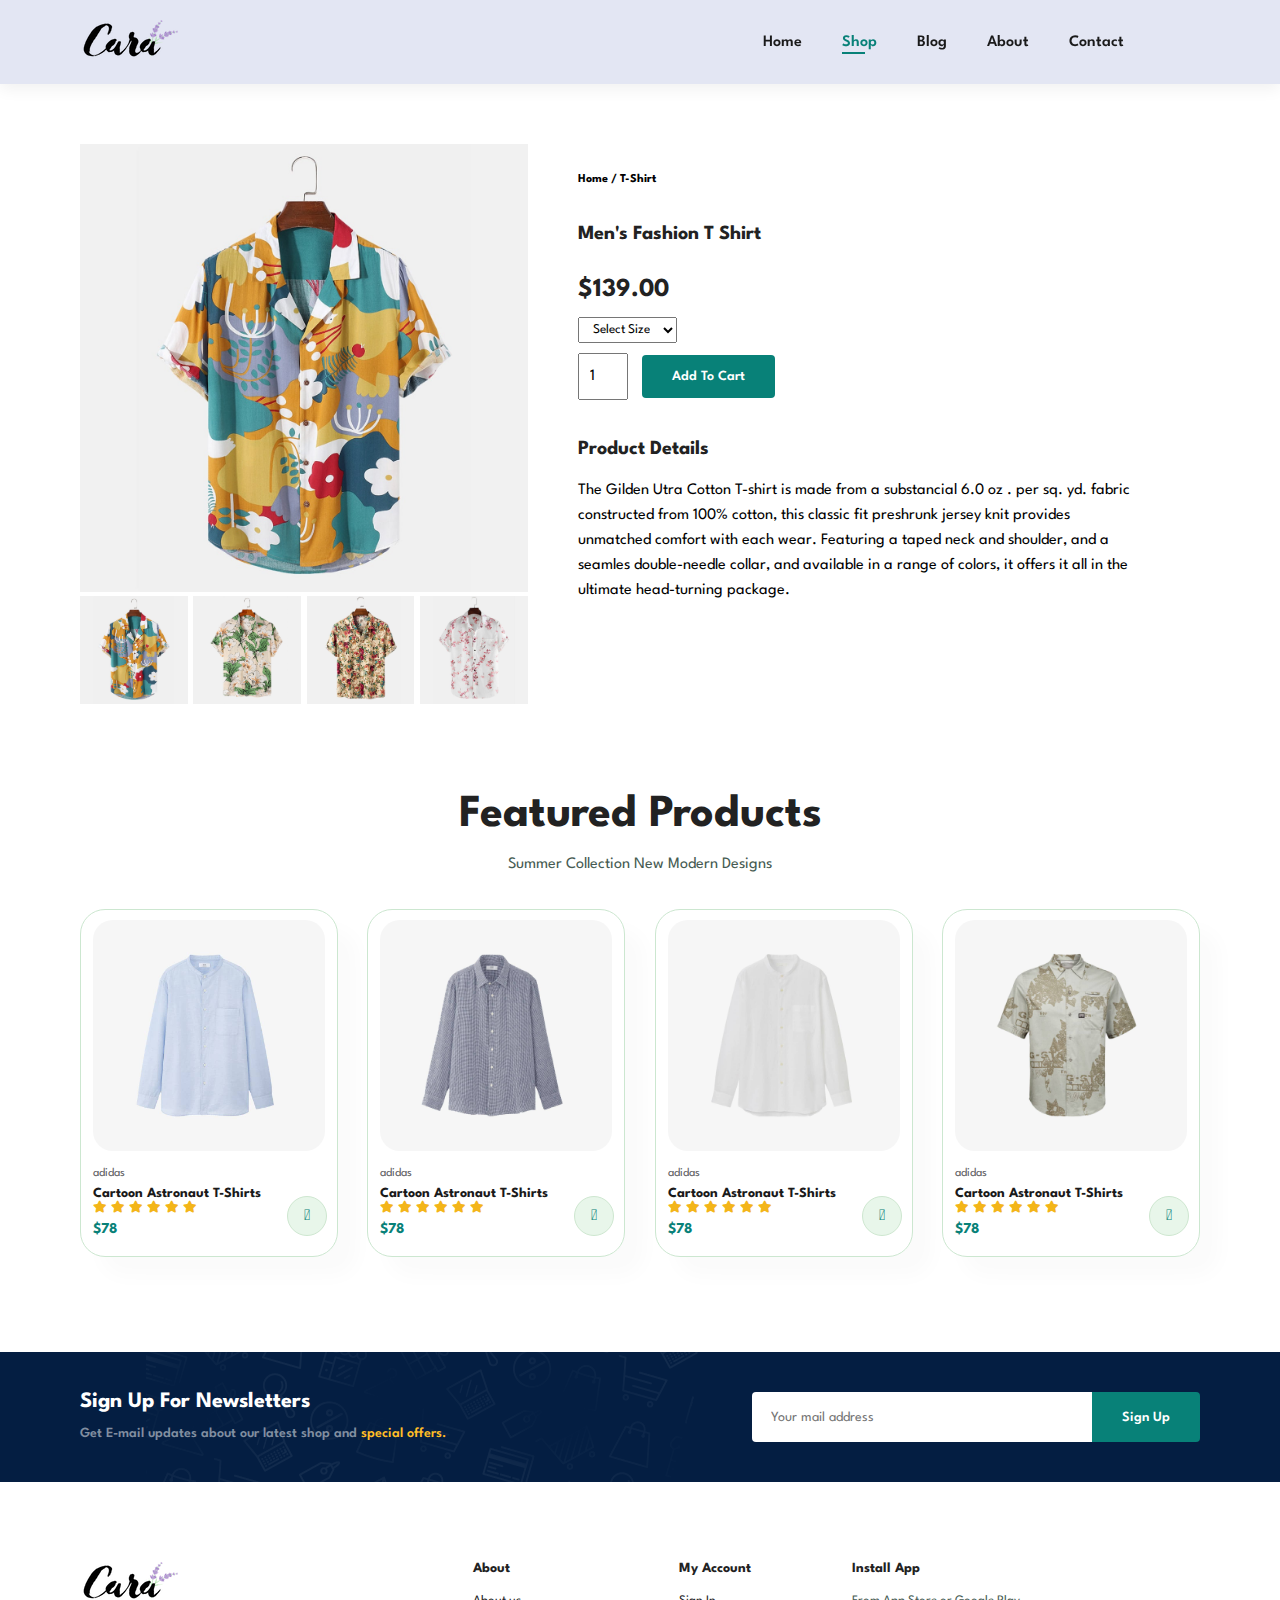
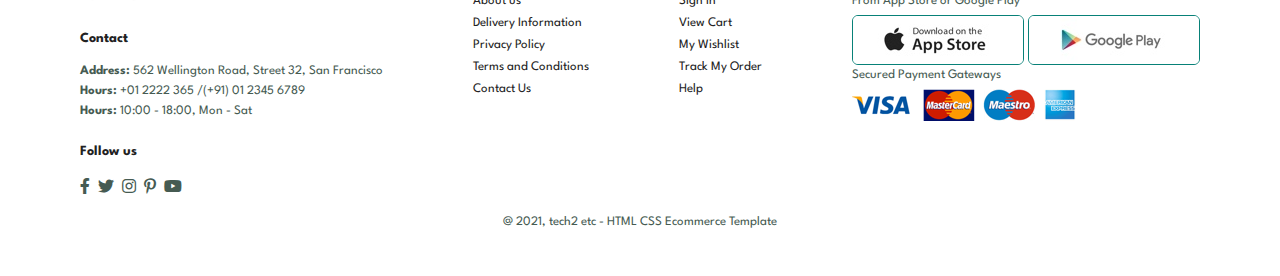
<file: Ecommerce/sproduct.html>
<!DOCTYPE html>
<html lang="en">
<head>
    <meta charset="UTF-8">
    <meta http-equiv="X-UA-Compatible" content="IE=edge">
    <meta name="viewport" content="width=device-width, initial-scale=1.0">
    <title>Online Shopping Website</title>
    <link rel="stylesheet" href="https://pro.fontawesome.com/releases/v5.10.0/css/all.css" />

    <link rel="stylesheet" href="style.css">
</head>

<body>

    <section id="header">
        <a href="#"><img src="img/logo.png" class="logo" alt=""></a>

        <div>
            <ul id="navbar">
                <li><a href="index.html">Home</a></li>
                <li><a class="active" href="shop.html">Shop</a></li>
                <li><a href="blog.html">Blog</a></li>
                <li><a href="about.html">About</a></li>
                <li><a href="contact.html">Contact</a></li>
                <li id="lg-bag"><a href="cart.html"><i class="far fa-shopping-bag"></i></a></li>
                <a href="#" id="close"><i class="far fa-times"></i></a>
            </ul>
        </div>
        <div id="mobile">
            <a href="cart.html"><i class="far fa-shopping-bag"></i></a> 
            <i id="bar" class="fas fa-outdent"></i>
        </div>
    </section>

    <section id="prodetails" class="section-p1">
        <div class="single-pro-image">
            <img src="img/products/f1.jpg" width="100%" id="MainImg" alt="">

            <div class="small-img-group">
                <div class="small-img-col">
                    <img src="img/products/f1.jpg" width="100%" class="small-img"  alt="">
                </div>
                <div class="small-img-col">
                    <img src="img/products/f2.jpg" width="100%" class="small-img"  alt="">
                </div>
                <div class="small-img-col">
                    <img src="img/products/f3.jpg" width="100%" class="small-img"  alt="">
                </div>
                <div class="small-img-col">
                    <img src="img/products/f4.jpg" width="100%" class="small-img"  alt="">
                </div>
            </div>
        </div>

        <div class="single-pro-details">
            <h6>Home / T-Shirt</h6>
            <h4>Men's Fashion T Shirt</h4>
            <h2>$139.00</h2>
            <select>
                <option>Select Size</option>
                <option>XL</option>
                <option>XXL</option>
                <option>Small</option>
                <option>Large</option>
            </select>
            <input type="number" value="1">
            <button class="normal">Add To Cart</button>
            <h4>Product Details</h4>
            <span>The Gilden Utra Cotton T-shirt is made from a substancial 6.0 oz . per sq. yd. fabric constructed from 100% cotton, this classic fit preshrunk jersey knit provides unmatched comfort with each wear. Featuring a taped neck and shoulder, and a seamles double-needle collar, and available in a range of colors, it offers it all in the ultimate head-turning package.</span>
        </div>
    </section>

    <section id="product1" class="section-p1">
        <h2>Featured Products</h2>
        <p>Summer Collection New Modern Designs</p>
        <div class="pro-container">
            <div class="pro">
                <img src="img/products/n1.jpg" alt="">
                <div class="des">
                    <span>adidas</span>
                    <h5>Cartoon Astronaut T-Shirts</h5>
                    <div class="star">
                        <i class="fas fa-star"></i>
                        <i class="fas fa-star"></i>
                        <i class="fas fa-star"></i>
                        <i class="fas fa-star"></i>
                        <i class="fas fa-star"></i>
                        <i class="fas fa-star"></i>
                    </div>
                    <h4>$78</h4>
                </div>
                <a href="#"><i class="fal fa-shopping-cart cart"></i></a>
            </div>
            <div class="pro">
                <img src="img/products/n2.jpg" alt="">
                <div class="des">
                    <span>adidas</span>
                    <h5>Cartoon Astronaut T-Shirts</h5>
                    <div class="star">
                        <i class="fas fa-star"></i>
                        <i class="fas fa-star"></i>
                        <i class="fas fa-star"></i>
                        <i class="fas fa-star"></i>
                        <i class="fas fa-star"></i>
                        <i class="fas fa-star"></i>
                    </div>
                    <h4>$78</h4>
                </div>
                <a href="#"><i class="fal fa-shopping-cart cart"></i></a>
            </div>
            <div class="pro">
                <img src="img/products/n3.jpg" alt="">
                <div class="des">
                    <span>adidas</span>
                    <h5>Cartoon Astronaut T-Shirts</h5>
                    <div class="star">
                        <i class="fas fa-star"></i>
                        <i class="fas fa-star"></i>
                        <i class="fas fa-star"></i>
                        <i class="fas fa-star"></i>
                        <i class="fas fa-star"></i>
                        <i class="fas fa-star"></i>
                    </div>
                    <h4>$78</h4>
                </div>
                <a href="#"><i class="fal fa-shopping-cart cart"></i></a>
            </div>
            <div class="pro">
                <img src="img/products/n4.jpg" alt="">
                <div class="des">
                    <span>adidas</span>
                    <h5>Cartoon Astronaut T-Shirts</h5>
                    <div class="star">
                        <i class="fas fa-star"></i>
                        <i class="fas fa-star"></i>
                        <i class="fas fa-star"></i>
                        <i class="fas fa-star"></i>
                        <i class="fas fa-star"></i>
                        <i class="fas fa-star"></i>
                    </div>
                    <h4>$78</h4>
                </div>
                <a href="#"><i class="fal fa-shopping-cart cart"></i></a>
            </div>
        </div>
    </section>

    <section id="newsletter" class="section-p1 section-m1">
        <div class="newstext">
            <h4>Sign Up For Newsletters</h4>
            <p>Get E-mail updates about our latest shop and <span>special offers.</span></p>
        </div>
        <div class="form">
            <input type="text" placeholder="Your mail address">
            <button class="normal">Sign Up</button>
        </div>
    </section>

    <footer class="section-p1">
        <div class="col">
            <img class="logo" src="img/logo.png" alt="">
            <h4>Contact</h4>
            <p><strong>Address: </strong>  562 Wellington Road, Street 32, San Francisco</p>
            <p><strong>Hours:</strong> +01 2222 365 /(+91) 01 2345 6789</p>
            <p><strong>Hours:</strong> 10:00 - 18:00, Mon - Sat</p>
            <div class="follow">
                <h4>Follow us</h4>
                <div class="icon">
                    <i class="fab fa-facebook-f"></i>
                    <i class="fab fa-twitter"></i>
                    <i class="fab fa-instagram"></i>
                    <i class="fab fa-pinterest-p"></i>
                    <i class="fab fa-youtube"></i>
                </div>
            </div>
        </div>

        <div class="col">
            <h4>About</h4>
            <a href="#">About us</a>
            <a href="#">Delivery Information</a>
            <a href="#">Privacy Policy</a>
            <a href="#">Terms and Conditions</a>
            <a href="#">Contact Us</a>
        </div>

        <div class="col">
            <h4>My Account</h4>
            <a href="#">Sign In</a>
            <a href="#">View Cart</a>
            <a href="#">My Wishlist</a>
            <a href="#">Track My Order</a>
            <a href="#">Help</a>
        </div>

        <div class="col install">
            <h4>Install App</h4>
            <p>From App Store or Google Play</p>
            <div class="row">
                <img src="img/pay/app.jpg" alt="">
                <img src="img/pay/play.jpg" alt="">
            </div>
            <p>Secured Payment Gateways</p>
            <img src="img/pay/pay.png" alt="">
        </div>

        <div class="copyright">
            <p>@ 2021, tech2 etc - HTML CSS Ecommerce Template</p>
        </div>
    </footer>

    <script>
        var MainImg = document.getElementById("MainImg");
        var smallimg = document.getElementsByClassName("small-img");

        smallimg[0].onclick = function() {
            MainImg.src = smallimg[0].src;
        }
        smallimg[1].onclick = function() {
            MainImg.src = smallimg[1].src;
        }
        smallimg[2].onclick = function() {
            MainImg.src = smallimg[2].src;
        }
        smallimg[3].onclick = function() {
            MainImg.src = smallimg[3].src;
        }
    </script>


    <script src="script.js"></script>
</body>

</html>
</file>
<file: Ecommerce/style.css>
@import url('https://fonts.googleapis.com/css2?family=Spartan:wght@100;200;300;400;500;600;700;800;900&display=swap');
* {
    margin: 0;
    padding: 0;
    box-sizing: border-box;
    font-family:'Spartan',sans-serif;
}

h1 {
    font-size: 50px;
    line-height: 64px;
    color: #222;
}

h2 {
    font-size: 46px;
    line-height: 54px;
    color: #222;
}

h4 {
    font-size: 20px;
    color: #222;
}

h6 {
    font-weight: 700;
    font-size: 12px;
}

p {
    font-size: 16px;
    color: #465b52;
    margin: 15px 0 2px 0;
}

.section-p1 {
    padding: 40px 80px;
}

.section-m1 {
    margin: 40px 0;
}

button.normal {
    font-size: 14px;
    font-weight: 600;
    padding: 15px 30px;
    color: #000;
    background-color: #fff;
    border-radius: 4px;
    cursor: pointer;
    border: none;
    outline: none;
    transition: 0.2s;
}

button.white {
    font-size: 13px;
    font-weight: 600;
    padding: 11px 18px;
    color: #fff;
    background-color: transparent;
    cursor: pointer;
    border: 1px solid #fff;
    outline: none;
    transition: 0.2s;
}


body {
    width: 100%;
}




#header {
    display: flex;
    align-items: center;
    justify-content: space-between;
    padding: 20px 80px;
    background: #E3E6F3;
    box-shadow: 0 5px 15px rgba(0, 0, 0, 0.06);
    z-index: 999;
    position: sticky;
    top: 0;
    left: 0;
}

#navbar {
    display: flex;
    align-items: center;
    justify-content: center;
}

#navbar li {
    list-style: none;
    padding: 0 20px;
    position: relative;
}

#navbar li a {
    text-decoration: none;
    font-size: 16px;
    font-weight: 600;
    color: #1a1a1a;
    transition: 0.3s ease;
}

#navbar li a:hover, 
#navbar li a.active {
    color: #088178;
}

#navbar li a.active::after,
#navbar li a:hover::after {
    content: "";
    width: 30%;
    height: 2px;
    background: #088178;
    position: absolute;
    bottom: -4px;
    left: 20px;
}

#mobile {
    display: none;
    align-items: center;
}

#close {
    display: none;
}

#hero {
    background-image: url(img/hero4.png);
    height: 90vh;
    width: 100%;
    background-size: cover;
    background-position: top 25% right 0;
    padding: 0 80px;
    display: flex;
    flex-direction: column;
    align-items: flex-start;
    justify-content: center;
}

#hero h4 {
    padding-bottom: 15px;
}

#hero h1 {
    color: #088178;
}

#hero button {
    background-image: url("img/button.png");
    background-color: transparent;
    color: #088178;
    border: 0;
    padding: 14px 80px 14px 65px;
    background-repeat: no-repeat;
    cursor: pointer;
    font-weight: 700;
    font-size: 15px;
}

#feature {
    display: flex;
    align-items: center;
    justify-content: space-between;
    flex-wrap: wrap;
}

#feature .fe-box {
    width: 180px;
    text-align: center;
    padding: 25px 15px;
    box-shadow: 20px 20px 34px rgba(0, 0, 0, 0.03);
    border: 1px solid #cce7d0;
    border-radius: 4px;
    margin: 15px 0;
}

#feature .fe-box:hover {
    box-shadow: 10px 10px 54px rgba(70, 62, 221, 0.1);
}

#feature .fe-box img {
    width: 100%;
    margin-bottom: 10px;
}

#feature .fe-box h6 {
    display: inline-block;
    padding: 9px 8px 6px 8px;
    line-height: 1;
    border-radius: 4px;
    color: #088178;
    background-color: #fddde4;
}

#feature .fe-box:nth-child(2) h6 {
    background-color: #cdebbc;
}

#feature .fe-box:nth-child(3) h6 {
    background-color: #d1e8f2;
}

#feature .fe-box:nth-child(4) h6 {
    background-color: #cdd4f8;
}

#feature .fe-box:nth-child(5) h6 {
    background-color: #f6dbf6;
}

#feature .fe-box:nth-child(6) h6 {
    background-color: #fff2e5;
}

#product1 {
    text-align: center;
}

#product1 .pro-container {
    display: flex;
    justify-content: space-between;
    padding-top: 20px;
    flex-wrap: wrap;
}

#product1 .pro {
    width: 23%;
    min-width: 250px;
    padding: 10px 12px;
    border: 1px solid #cce7d0;
    border-radius: 25px;
    cursor: pointer;
    box-shadow: 20px 20px 20px rgba(0, 0, 0, 0.02);
    margin: 15px 0;
    transition: 0.2s ease;
    position: relative;
}

#product1 .pro:hover {
    box-shadow: 20px 20px 30px rgba(0, 0, 0, 0.06);
}

#product1 .pro img {
    width: 100%;
    border-radius: 20px;
}

#product1 .pro .des {
    text-align: start;
    padding: 10px 0;
}

#product1 .pro .des span {
    color: #606063;
    font-size: 12px;
}

#product1 .pro .des h5 {
    padding-top: 7px;
    color: #1a1a1a;
    font-size: 14px;
}

#product1 .pro .des i {
    font-size: 12px;
    color: rgb(243, 181, 25);
}

#product1 .pro .des h4 {
    padding-top: 7px;
    font-size: 15px;
    font-weight: 700;
    color: #088178;
}

#product1 .pro .cart {
    width: 40px;
    height: 40px;
    line-height: 40px;
    border-radius: 50px;
    background-color: #e8f6ea;
    font-weight: 500;
    color: #088178;
    border: 1px solid #cee7d0;
    position: absolute;
    bottom: 20px;
    right: 10px;
}

#banner {
    display: flex;
    flex-direction: column;
    justify-content: center;
    align-items: center;
    text-align: center;
    background-image: url("img/banner/b2.jpg");
    width: 100%;
    height: 40vh;
    background-size: cover;
    background-position: center;
}

#banner h4 {
    color: #fff;
    font-size: 16px;
}

#banner h2 {
    color: #fff;
    font-size: 30px;
    padding: 10px 0;
}

#banner h2 span {
    color: #ef3636;
}

#banner button:hover {
    background: #088178;
    color: #fff;
}

#sm-banner {
    display: flex;
    justify-content: space-between;
    flex-wrap: wrap;
}

#sm-banner .banner-box {
    display: flex;
    flex-direction: column;
    justify-content: center;
    align-items: flex-start;
    background-image: url("img/banner/b17.jpg");
    min-width: 560px;
    height: 50vh;
    background-size: cover;
    background-position: center;
    padding: 30px;
}

#sm-banner .banner-box2 {
    background-image: url("img/banner/b10.jpg ");
}

#sm-banner h4 {
    color: #fff;
    font-size: 20px;
    font-weight: 300;
}

#sm-banner h2 {
    color: #fff;
    font-size: 28px;
    font-weight: 800;
}

#sm-banner span {
    color: #fff;
    font-size: 14px;
    font-weight: 500;
    padding-bottom: 15px;
}

#sm-banner .banner-box:hover button {
    background: #088178;
    border: 1px solid #088178;
}

#banner3 {
    display: flex;
    justify-content: space-between;
    flex-wrap: wrap;
    padding: 0 80px;
}

#banner3 .banner-box {
    display: flex;
    flex-direction: column;
    justify-content: center;
    align-items: flex-start;
    background-image: url("img/banner/b7.jpg");
    min-width: 30%;
    height: 30vh;
    background-size: cover;
    background-position: center;
    padding: 20px;
    margin-bottom: 20px;
}

#banner3 .banner-box2 {
    background-image: url("img/banner/b4.jpg");
}

#banner3 .banner-box3 {
    background-image: url("img/banner/b18.jpg");
}

#banner3 h2 {
    color: #fff;
    font-weight: 900;
    font-size: 22px;
}

#banner3 h3 {
    color: #ec544e;
    font-weight: 800;
    font-size: 15px;
}

#newsletter {
    display: flex;
    justify-content: space-between;
    flex-wrap: wrap;
    align-items: center;
    background-image: url(img/banner/b14.png);
    background-repeat: no-repeat;
    background-position: 20% 30%;
    background-color: #041e42;
}

#newsletter h4 {
    font-size: 22px;
    font-weight: 700;
    color: #fff;
}

#newsletter p {
    font-size: 14px;
    font-weight: 600;
    color: #818ea0;
}

#newsletter p span {
    color: #ffbd27;
}

#newsletter .form {
    display: flex;
    width: 40%;
}

#newsletter input {
    height: 3.125rem;
    padding: 0 1.25em;
    font-size: 14px;
    width: 100%;
    border: 1px solid transparent;
    border-radius: 4px;
    outline: none;
    border-top-right-radius: 0;
    border-bottom-right-radius: 0;
}

#newsletter button {
    background-color: #088178;
    color: #fff;
    white-space: nowrap;
    border-top-left-radius: 0;
    border-bottom-left-radius: 0;
}

footer {
    display: flex;
    flex-wrap: wrap;
    justify-content: space-between;
}

footer .col {
    display: flex;
    flex-direction: column;
    align-items: flex-start;
    margin-bottom: 20px;
}

footer .logo {
    margin-bottom: 30px;
}

footer h4 {
    font-size: 14px;
    padding-bottom: 20px;
}

footer p {
    font-size: 13px;
    margin: 0 0 8px 0;
}

footer a {
    font-size: 13px;
    text-decoration: none;
    color: #222;
    margin-bottom: 10px;
}

footer .follow {
    margin-top: 20px;
}

footer .follow i {
    color: #465b52;
    padding-right: 4px;
    cursor: pointer;
}

footer .install .row img {
    border: 1px solid #088178;
    border-radius: 6px;
}

footer .install img {
    border: 10px 0 15px 0;
}

footer .follow i:hover,
footer a:hover {
    color: #088178;
}

footer .copyright {
    width: 100%;
    text-align: center;
}


#page-header {
    background-image: url("img/banner/b1.jpg");
    width: 100%;
    height: 40vh;
    background-size: cover;
    display: flex;
    justify-content: center;
    text-align: center;
    flex-direction: column;
    padding: 14px;
}

#page-header h2,
#page-header p {
    color: #fff;
}

#pagination {
    text-align: center;
}

#pagination a {
    text-decoration: none;
    background-color: #088178;
    padding: 15px 20px;
    border-radius: 4px;
    color: #fff;
    font-weight: 600;
}

#pagination a i {
    font-size: 16px;
    font-weight: 600;
}

#prodetails {
    display: flex;
    margin-top: 20px;
}


#prodetails .single-pro-image {
    width: 40%;
    margin-right: 50px;
}

.small-img-group {
    display: flex;
    justify-content: space-between;
}

.small-img-col {
    flex-basis: 24%;
    cursor: pointer;
}

#prodetails .single-pro-details {
    width: 50%;
    padding-top: 30px;
}

#prodetails .single-pro-details h4 {
    padding: 40px 0 20px 0;
}

#prodetails .single-pro-details h2 {
    font-size: 26px;
}

#prodetails .single-pro-details select {
    display: block;
    padding: 5px 10px;
    margin-bottom: 10px;
}

#prodetails .single-pro-details input {
    width: 50px;
    height: 47px;
    padding-left: 10px;
    font-size: 16px;
    margin-right: 10px;
}

#prodetails .single-pro-details input {
    outline: none;
}

#prodetails .single-pro-details button {
    background: #088178;
    color: #fff;
}

#prodetails .single-pro-details span {
    line-height: 25px;
}


#page-header.blog-header {
    background-image: url("img/banner/b19.jpg");
}

#blog {
    padding: 150px 150px 0 150px;
}

#blog .blog-box {
    display: flex;
    align-items: center;
    width: 100%;
    position: relative;
    padding-bottom: 90px;
}

#blog .blog-img {
    width: 50%;
    margin-right: 40px;
}

#blog img {
    width: 100%;
    height: 300px;
    object-fit: cover;
}

#blog .blog-details {
    width: 50%;
}

#blog .blog-details a {
    text-decoration: none;
    font-size: 11px;
    color: #000;
    font-weight: 700;
    position: relative;
    transition: 0.3s;
}

#blog .blog-details a::after {
    content: "";
    width: 50px;
    height: 1px;
    background-color: #000;
    position: absolute;
    top: 4px;
    right: -60px;
}

#blog .blog-details a:hover {
    color: #088178;
}

#blog .blog-details a:hover::after {
    background-color: #088178;
}

#blog .blog-box h1 {
    position: absolute;
    top: -40px;
    left: 0;
    font-size: 70px;
    font-weight: 700;
    color: #c9cbce;
    z-index: -9;
}



#page-header.about-header {
    background-image: url("img/about/banner.png");
}

#about-head {
    display: flex;
    align-items: center;
}

#about-head img {
    width: 50%;
    height: auto;
}

#about-head div {
    padding-left: 40px;
}

#about-app {
    text-align: center;
}

#about-app .video {
    width: 70%;
    height: 100%;
    margin-top: 30px auto 0 auto;
}

#about-app .video video {
    width: 100%;
    height: 100%;
    border-radius: 20px;
}

/* Contact Page */

#contact-details {
    display: flex;
    align-items: center;
    justify-content: space-between;
}

#contact-details .details {
    width: 40%;
}

#contact-details .details span,
#form-details form span {
    font-size: 12px;
}

#contact-details .details h2,
#form-details form h2 {
    font-size: 26px;
    line-height: 35px;
    padding: 20px 0;
}

#contact-details .details h3 {
    font-size: 16px;
    padding-bottom: 15px;
}

#contact-details .details li {
    list-style: none;
    display: flex;
    padding: 10px 0;
}

#contact-details .details li i {
    font-size: 14px;
    padding-right: 22px;
}

#contact-details .details li p {
    margin: 0;
    font-size: 14px;
}

#contact-details .map {
    width: 55%;
    height: 400px;
}

#contact-details .map iframe {
    width: 100%;
    height: 100%;
}

#form-details {
    display: flex;
    justify-content: space-between;
    margin: 30px;
    padding: 80px;
    border: 1px solid #e1e1e1;
}

#form-details form {
    width: 65%;
    display: flex;
    flex-direction: column;
    align-items: flex-start;
}

#form-details form input,
#form-details form textarea {
    width: 100%;
    padding: 12px 15px;
    outline: none;
    margin-bottom: 20px;
    border: 1px solid #e1e1e1;
}

#form-details form button {
    background-color: #088178;
    color: #fff;
}

#form-details .people div {
    padding-bottom: 25px;
    display: flex;
    align-items: flex-start;
}

#form-details .people div img {
    width: 65px;
    height: 65px;
    object-fit: cover;
    margin-right: 15px;
}

#form-details .people div p {
    margin: 0;
    font-size: 13px;
    line-height: 25px;
}

#form-details .people div p span {
    display: block;
    font-size: 16px;
    font-weight: 600;
    color: #000;
}

/* Cart Page */
#cart {
    overflow-x: auto;
}

#cart table {
    width: 100%;
    border-collapse: collapse;
    table-layout: fixed;
    white-space: nowrap;
}

#cart table img {
    width: 70px;
}

#cart table td:nth-child(1) {
    width: 100px;
    text-align: center;
}

#cart table td:nth-child(2) {
    width: 150px;
    text-align: center;
}

#cart table td:nth-child(3) {
    width: 250px;
    text-align: center;
}

#cart table td:nth-child(4),
#cart table td:nth-child(5),
#cart table td:nth-child(6) {
    width: 150px;
    text-align: center;
}

#cart table td:nth-child(5) input {
    width: 70px;
    padding: 10px 5px 10px 15px;
}

#cart table thead {
    border: 1px solid #e2e9e1;
    border-left: none;
    border-right: none;
}

#cart table thead td {
    font-weight: 700;
    text-transform: uppercase;
    font-size: 13px;
    padding: 18px 0;
}

#cart table tbody tr td {
    padding-top: 15px;
}

#cart table tbody td {
    font-size: 13px;
}

#cart-add {
    display: flex;
    flex-wrap: wrap;
    justify-content: space-between;
}

#coupon {
    width: 50%;
    margin-bottom: 30px;
}

#coupon h3,
#subtotal h3 {
    padding-bottom: 15px;
}

#coupon input {
    padding: 10px 20px;
    outline: none;
    width: 60%;
    margin-right: 10px;
    border: 1px solid #e2e1e9;
}

#coupon button,
#subtotal button {
    background-color: #088178;
    color: #fff;
    padding: 12px 20px;
}

#subtotal {
    width: 50%;
    margin-bottom: 30px;
    border: 1px solid #e2e1e9;
    padding: 30px;
}

#subtotal table {
    border-collapse: collapse;
    width: 100%;
    margin-bottom: 20px;
}

#subtotal table td {
    width: 50%;
    border: 1px solid #e2e1e9;
    padding: 10px;
    font-size: 13px;
}



@media (max-width:799px) {
    .section-p1 {
        padding: 40px 40px;
    }
    #navbar {
        display: flex;
        flex-direction: column;
        align-items: flex-start;
        justify-content: flex-start;
        position: fixed;
        top: 0;
        right: -300px;
        height: 100vh;
        width: 300px;
        background-color: #E3E6F3;
        box-shadow: 0 40px 60px rgba(0, 0, 0, 0.1);
        padding: 80px 0 0 10px;
        transition: 0.3s;
    }

    #navbar.active {
        right: 0px;
    }

    #navbar li {
        margin-bottom: 25px;
    }

    #mobile {
        display: flex;
        align-items: center;
    }

    #mobile i {
        color: #1a1a1a;
        font-size: 24px;
        padding-left: 20px;
    }

    #close {
        display: initial;
        position: absolute;
        top: 30px;
        left: 30px;
        color: #222;
        font-size: 24px;
    }

    #lg-bag {
        display: none;
    }

    #hero {
        height: 70vh;
        padding: 0 80px;
        background-position: top 30% right 30%;
    }

    #feature {
        justify-content: center;
    }

    #feature .fe-box {
        margin: 15px 15px;
    }
    #product1 .pro-container {
        justify-content: center;
    }
    #product1 .pro {
        margin: 15px;
    }
    #banner {
        height: 20vh;
    }
    #sm-banner .banner-box {
        min-width: 100%;
        height: 30vh;
    }
    #banner3 {
        padding: 0 40px;
    }
    #banner3 .banner-box {
        width: 28%;
    }
    #newsletter .form {
        width: 70%;
    } 
    /* Contact Page */
    #form-details {
        padding: 40px;
    }

    #form-details form {
        width: 50%;
    }
}

@media (max-width: 477px) {
    .section-p1 {
        padding: 20px;
    }
    #header {
        padding: 10px 30px;
    }
    h1 {
        font-size: 38px;
    }
    h2 {
        font-size: 32px;
    }
    #hero {
        padding: 0 20px;
        background-position: 55%;
    }
    #feature {
        justify-content: space-between;
    }
    #feature .fe-box {
        width: 155px;
        margin: 0 0 15px 0;
    }
    #product1 .pro {
        width: 100%;
    }
    #banner {
        height: 40vh;
    }
    #sm-banner .banner-box {
        height: 40vh;
    }
    #sm-banner .banner-box2 {
        margin-top: 20px;
    }
    #banner3 {
        padding: 0 20px;
    }
    #banner3 .banner-box {
        width: 100%;
    }
    #newsletter {
        padding: 40px 20px;
    }
    #newsletter .form {
        width: 100%;
    }
    footer .copyright {
        text-align: start;
    }

    #prodetails {
        display: flex;
        flex-direction: column;
    }

    #prodetails .single-pro-image {
        width: 100%;
        margin-right: 0px;
    }

    #prodetails .single-pro-details {
        width: 100%
    }


    #blog {
        padding: 100px 20px 0 20px;
    }
    #blog .blog-box {
        display: flex;
        flex-direction: column;
        align-items: flex-start;
    }
    #blog .blog-img {
        width: 100%;
        margin-right: 0px;
        margin-bottom: 30px;
    }
    #blog .blog-details {
        width: 100%;
    }


    /* About page */
    #about-head {
        flex-direction: column;
    }

    #about-head img {
        width: 100%;
        margin-bottom: 20px;
    }

    #about-head div {
        padding-left: 0px;
    }

    #about-app .video {
        width: 100%;
    }
    /* Contact Page */
    #contact-details {
        flex-direction: column;
    }

    #contact-details .details {
        width: 100%;
        margin-bottom: 30px;
    }

    #contact-details .map {
        width: 100%;
    }

    #form-details {
        margin: 10px;
        padding: 30px 10px;
        flex-wrap: wrap;
    }

    #form-details form {
        width: 100%;
        margin-bottom: 30px;
    }

    /* Cart Page */
    #cart-add {
        flex-direction: column;
    }

    #coupon {
        width: 100%;
    }

    #subtotal {
        width: 100%;
        padding: 20px;
    }

}
</file>
